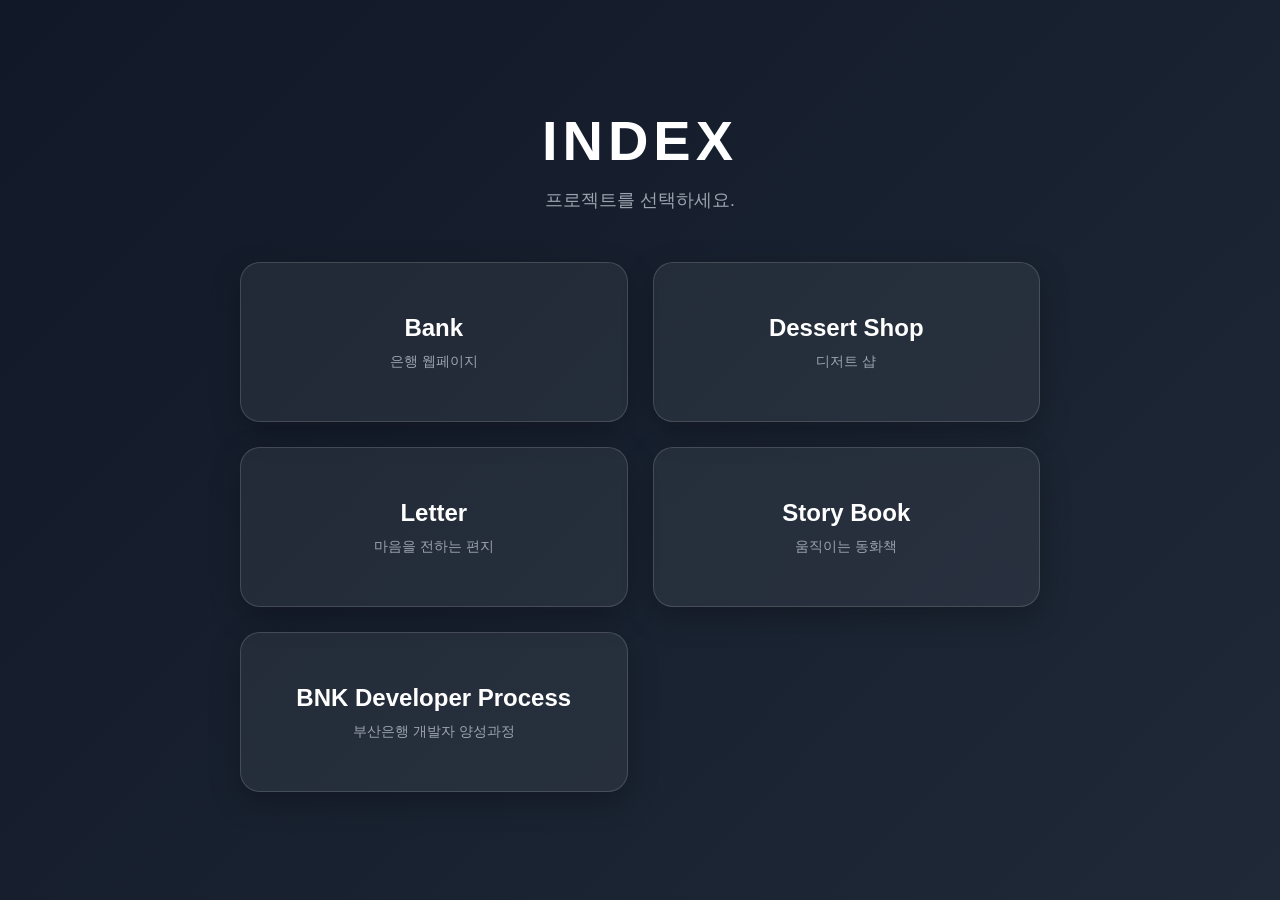
<file: index.html>
<!DOCTYPE html>
<html lang="ko">

<head>
    <meta charset="UTF-8">

    <meta
        name="viewport"
        content="width=device-width, initial-scale=1.0"
    >

    <title>My Projects</title>

    <style>

        * {
            box-sizing: border-box;
        }

        body {
            margin: 0;

            font-family:
                Arial,
                sans-serif;

            background:
                linear-gradient(
                    135deg,
                    #111827,
                    #1f2937
                );

            color: white;
        }


        /* 전체 영역 */

        #container {
            min-height: 100vh;

            display: flex;
            flex-direction: column;

            align-items: center;
            justify-content: center;

            padding: 40px;
        }


        /* 제목 */

        h1 {
            margin: 0 0 15px;

            font-size: 3.5rem;

            letter-spacing: 5px;
        }


        .description {
            margin: 0 0 50px;

            color: #9ca3af;

            font-size: 1.1rem;
        }


        /* 프로젝트 목록 */

        ul {
            width: min(800px, 90vw);

            margin: 0;
            padding: 0;

            display: grid;

            grid-template-columns:
                repeat(2, 1fr);

            gap: 25px;

            list-style: none;
        }


        /* 카드 */

        li {
            min-height: 160px;
        }


        li a {
            width: 100%;
            height: 100%;

            display: flex;
            flex-direction: column;

            justify-content: center;
            align-items: center;

            padding: 30px;

            border:
                1px solid
                rgba(255, 255, 255, 0.15);

            border-radius: 20px;

            background:
                rgba(255, 255, 255, 0.06);

            color: white;

            text-decoration: none;

            font-size: 1.5rem;

            font-weight: bold;

            box-shadow:
                0 10px 30px
                rgba(0, 0, 0, 0.25);

            transition:
                transform 0.3s,
                background-color 0.3s,
                box-shadow 0.3s;
        }


        /* 작은 설명 */

        li a span {
            margin-top: 10px;

            color: #9ca3af;

            font-size: 0.9rem;

            font-weight: normal;
        }


        /* hover */

        li a:hover {
            transform:
                translateY(-10px)
                scale(1.03);

            background:
                rgba(255, 255, 255, 0.12);

            box-shadow:
                0 20px 40px
                rgba(0, 0, 0, 0.35);
        }


        /* 카드별 hover 포인트 */

        .bank:hover {
            border-color: #60a5fa;
        }
        .dessert:hover {
            border-color: #f9a8d4;
        }
        .letter:hover {
            border-color: #fbbf24;
        }
        .story:hover {
            border-color: #a78bfa;
        }
        .bnk-dev:hover{
            border-color: red;
        }


        /* 모바일 */

        @media (max-width: 650px) {

            h1 {
                font-size: 2.5rem;
            }


            ul {
                grid-template-columns: 1fr;
            }


            li {
                min-height: 130px;
            }

        }

    </style>

</head>


<body>

<div id="container">

    <h1>
        INDEX
    </h1>

    <p class="description">
        프로젝트를 선택하세요.
    </p>


    <ul>

        <li>
            <a
                class="bank"
                href="./d0928/bank.html"
            >
                Bank

                <span>
                    은행 웹페이지
                </span>
            </a>
        </li>


        <li>
            <a
                class="dessert"
                href="./d0930_commerce/index.html"
            >
                Dessert Shop

                <span>
                    디저트 샵
                </span>
            </a>
        </li>


        <li>
            <a
                class="letter"
                href="./d1002_letter_site/index.html"
            >
                Letter

                <span>
                    마음을 전하는 편지
                </span>
            </a>
        </li>


        <li>
            <a
                class="story"
                href="./d1002_story_book/index.html"
            >
                Story Book

                <span>
                    움직이는 동화책
                </span>
            </a>
        </li>

        <li>
            <a
                class="bnk-dev"
                href="./d1015/index.html"
            >
                BNK Developer Process

                <span>
                    부산은행 개발자 양성과정
                </span>
            </a>
        </li>

    </ul>

</div>

</body>

</html>
</file>
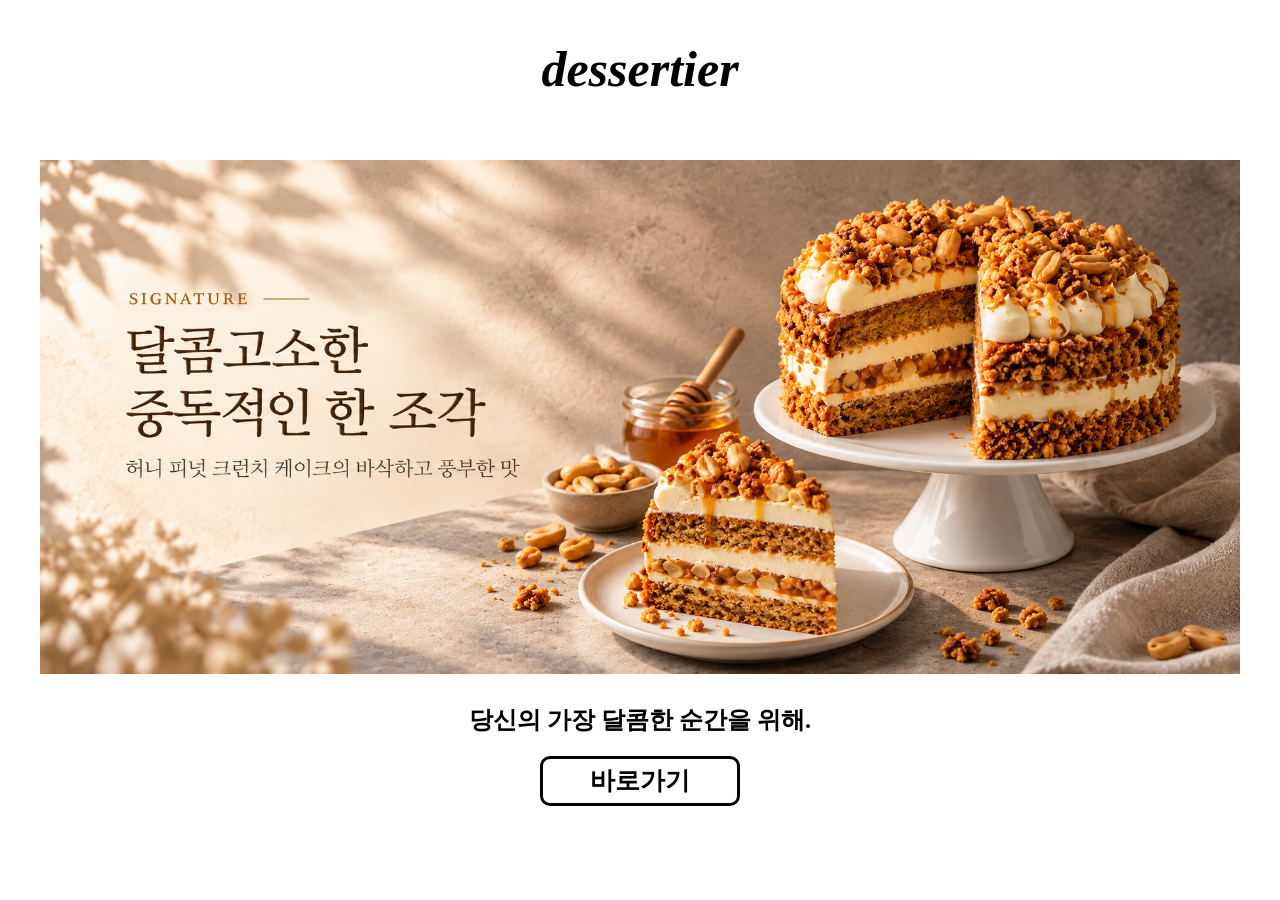
<file: d0930_commerce/index.html>
<!DOCTYPE html>
<html lang="en">
<head>
    <meta charset="UTF-8">
    <meta name="viewport" content="width=device-width, initial-scale=1.0">
    <title>Document</title>

    <style>
        *{
            box-sizing: border-box;
            /* border: 1px solid white; */
        }

        body{
            margin: 0;
            text-align: center;
            background-color: white;
        }

        .container{
            display: flex;
            flex-direction: column;
            align-items: center;

            min-height: 100vh;

            padding: 40px 0 60px;
        }

        /* 사이트 제목 */
        .title{
            color: black;
            font-size: 50px;
            font-weight: bold;
            font-style: italic;

            margin: 0 0 30px;
        }

        /* 배너 */
        .item-image{
            width: 1200px;
            height: 514px;

            overflow: hidden;
        }

        .slide-track{
            display: flex;
            animation: slide 20s infinite;
        }

        .slide-track img{
            width: 1200px;
            height: 514px;

            flex-shrink: 0;
            object-fit: cover;
        }

        /* 설명 */
        article{
            color: black;
            font-weight: bold;
            font-size: 24px;

            margin-top: 30px;
        }

        /* 버튼 */
        .button{
            width: 200px;
            height: 50px;

            border: 3px solid black;
            border-radius: 10px;

            margin-top: 20px;

            line-height: 44px;

            font-weight: bold;
            font-size: 25px;

            transition: 0.2s;
        }

        .button:hover{
            transform: scale(1.1);
        }

        .button > a{
            display: block;
            width: 100%;
            height: 100%;

            color: black;
            text-decoration: none;
        }

        .button > a:visited{
            color: black;
        }
        .slide-track > img{
            width: 1200px;
            height: 514px;

            flex-shrink: 0;

            object-fit: cover;
        }

        @keyframes slide{
            0%, 15%{
                transform: translateX(0);
            }

            20%, 35%{
                transform: translateX(-1200px);
            }

            40%, 55%{
                transform: translateX(-2400px);
            }

            60%, 75%{
                transform: translateX(-3600px);
            }

            80%, 95%{
                transform: translateX(-4800px);
            }

            100%{
                transform: translateX(0);
            }
        }
    </style>
</head>

<body>

    <div class="container">
        
        <p class="title">dessertier<p>

        <div class="item-image">

            <div class="slide-track">
                <img src="img/banner/배너피넛.png" alt="허니 피넛 크런치 케이크">
                <img src="img/banner/배너넛.png" alt="몽블랑 체스트넛 티라미수">
                <img src="img/banner/배너초코.png" alt="딥 다크 초콜릿 가나슈 케이크">
                <img src="img/banner/배너피스타치오.png" alt="피스타치오 라즈베리 쁘띠 케이크">
                <img src="img/banner/배너치즈.png" alt="바스크 번트 치즈케이크">
            </div>

        </div>

        <article>
            당신의 가장 달콤한 순간을 위해.
        </article>

        <div class="button">
            <a href="menu.html">바로가기</a>
        </div>

    </div>

</body>
</html>
</file>
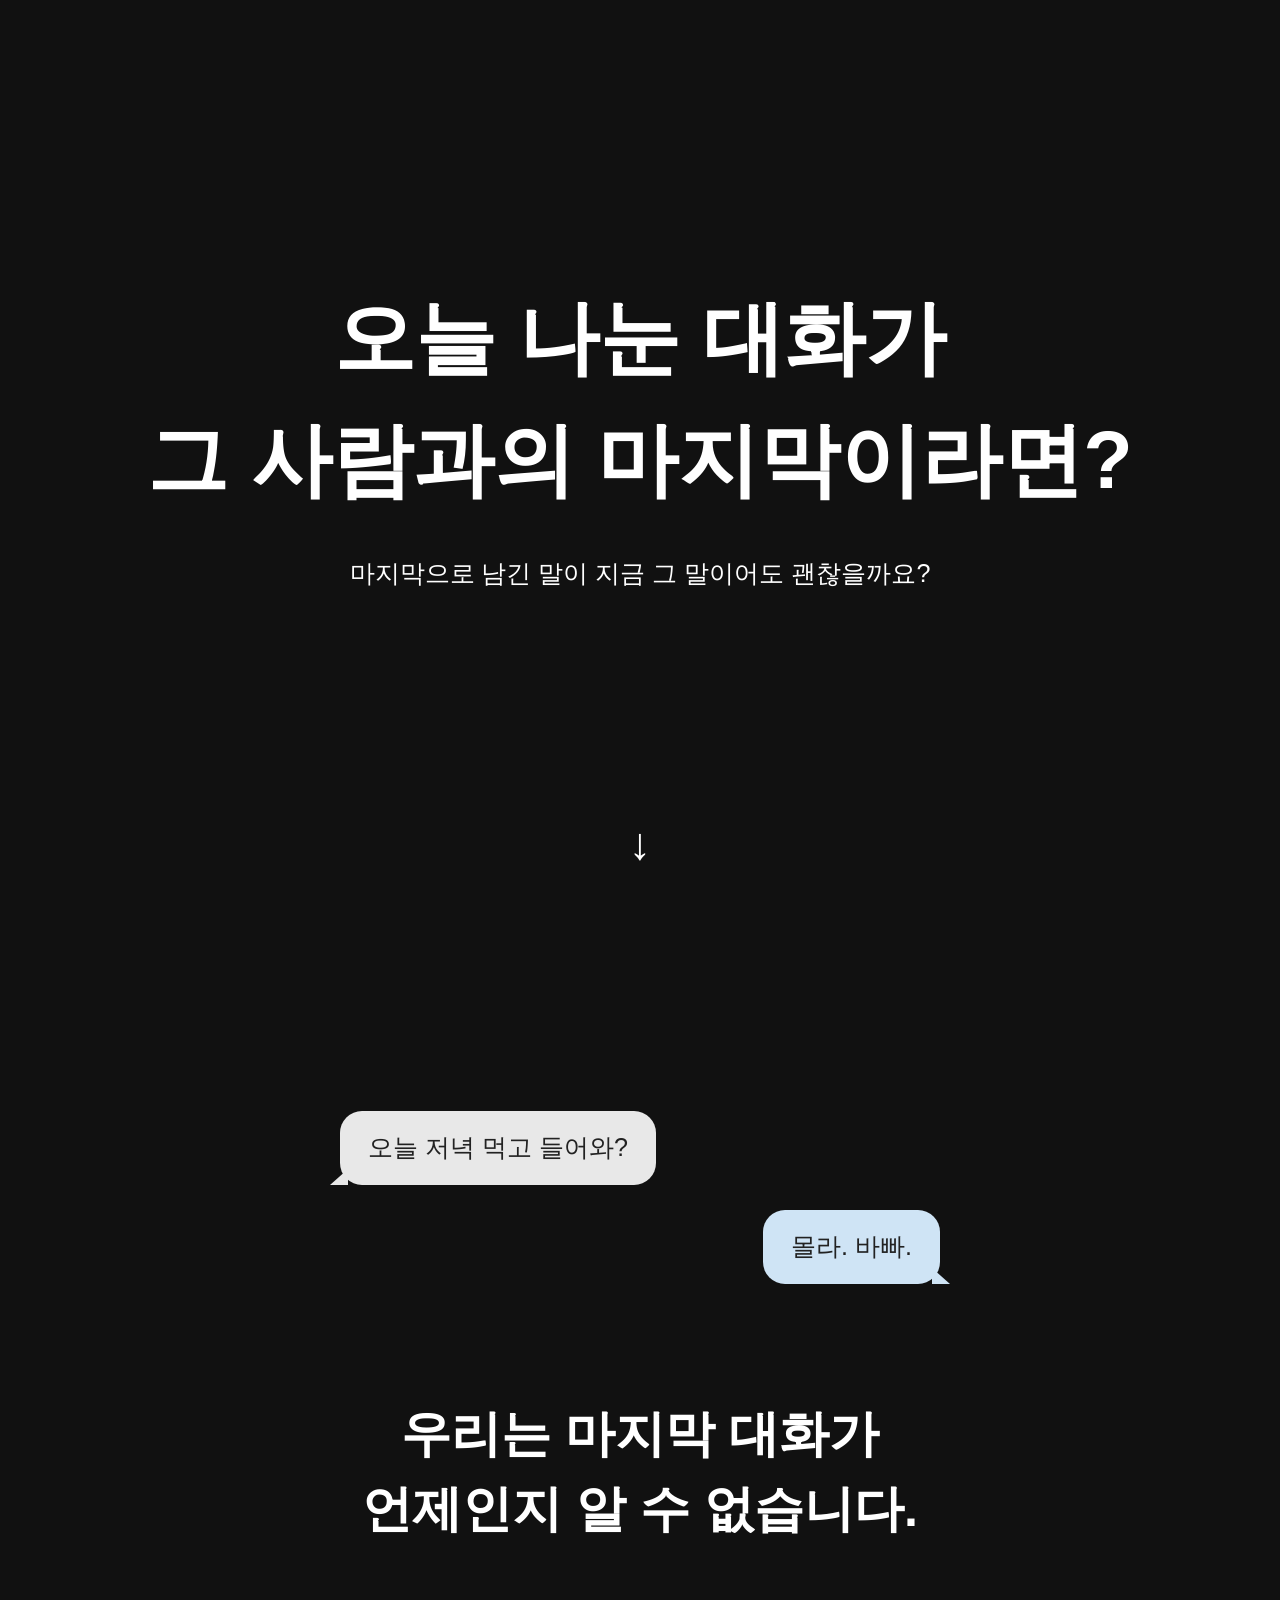
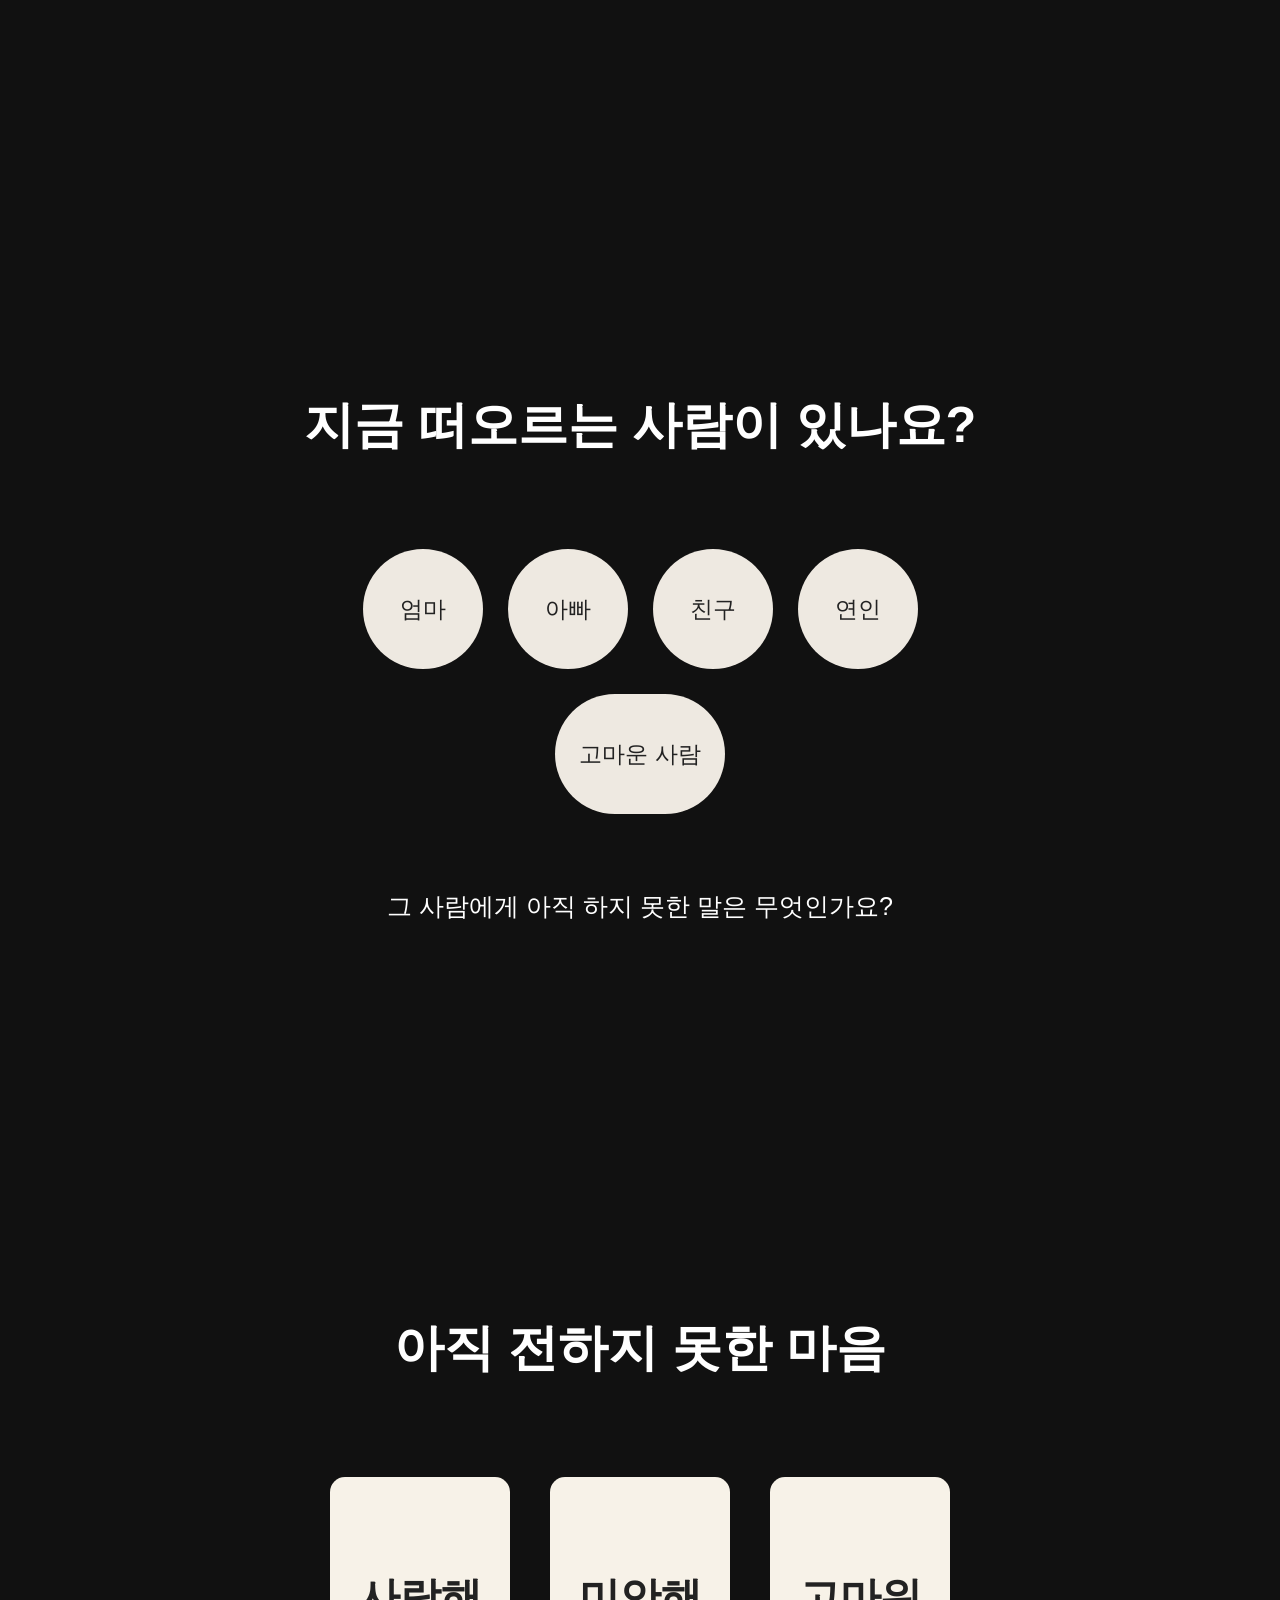
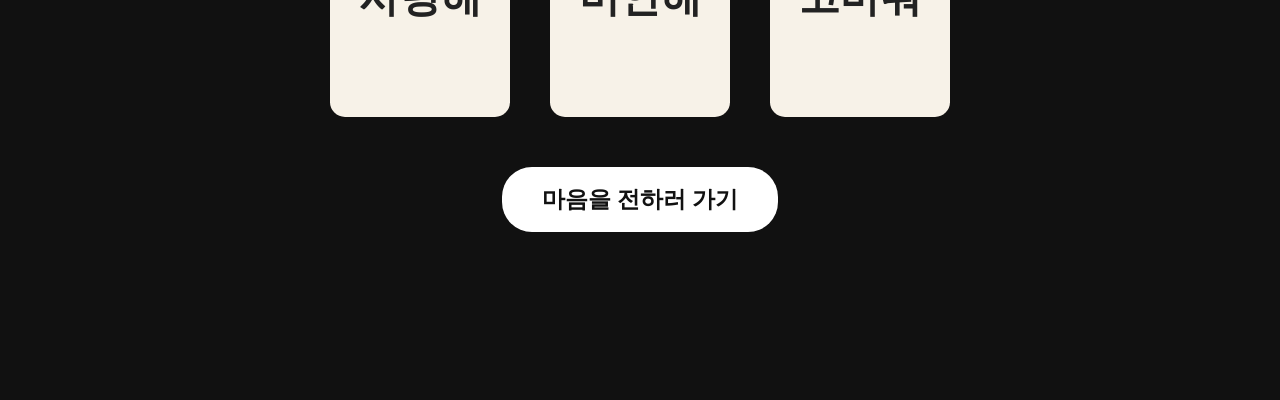
<file: d1002_letter_site/index.html>
<!DOCTYPE html>
<html lang="en">
<head>
    <meta charset="UTF-8">
    <meta name="viewport" content="width=device-width, initial-scale=1.0">
    <title>Document</title>
    <link rel="stylesheet" href="css/index_css.css">
</head>
<body>

    <section class="intro-section first">
        <h1>
            오늘 나눈 대화가<br>
            그 사람과의 마지막이라면?
        </h1>

        <p>마지막으로 남긴 말이 지금 그 말이어도 괜찮을까요?</p>

        <div class="scroll">↓</div>
    </section>


    <section class="intro-section conversation">
        <div class="chat-box">
            <p class="other">오늘 저녁 먹고 들어와?</p>
            <p class="me">몰라. 바빠.</p>
        </div>

        <h2>
            우리는 마지막 대화가<br>
            언제인지 알 수 없습니다.
        </h2>
    </section>


    <section class="intro-section person">
        <h2>지금 떠오르는 사람이 있나요?</h2>

        <div class="people">
            <span>엄마</span>
            <span>아빠</span>
            <span>친구</span>
            <span>연인</span>
            <span>고마운 사람</span>
        </div>

        <p>그 사람에게 아직 하지 못한 말은 무엇인가요?</p>
    </section>


    <section class="intro-section ending">
        <h2>아직 전하지 못한 마음</h2>

        <div class="words">
            <div class="love">사랑해</div>
            <div class="sorry">미안해</div>
            <div class="thanks">고마워</div>
        </div>

        <a href="card.html" class="start-btn">
            마음을 전하러 가기
        </a>
    </section>

</body>
</html>
</file>
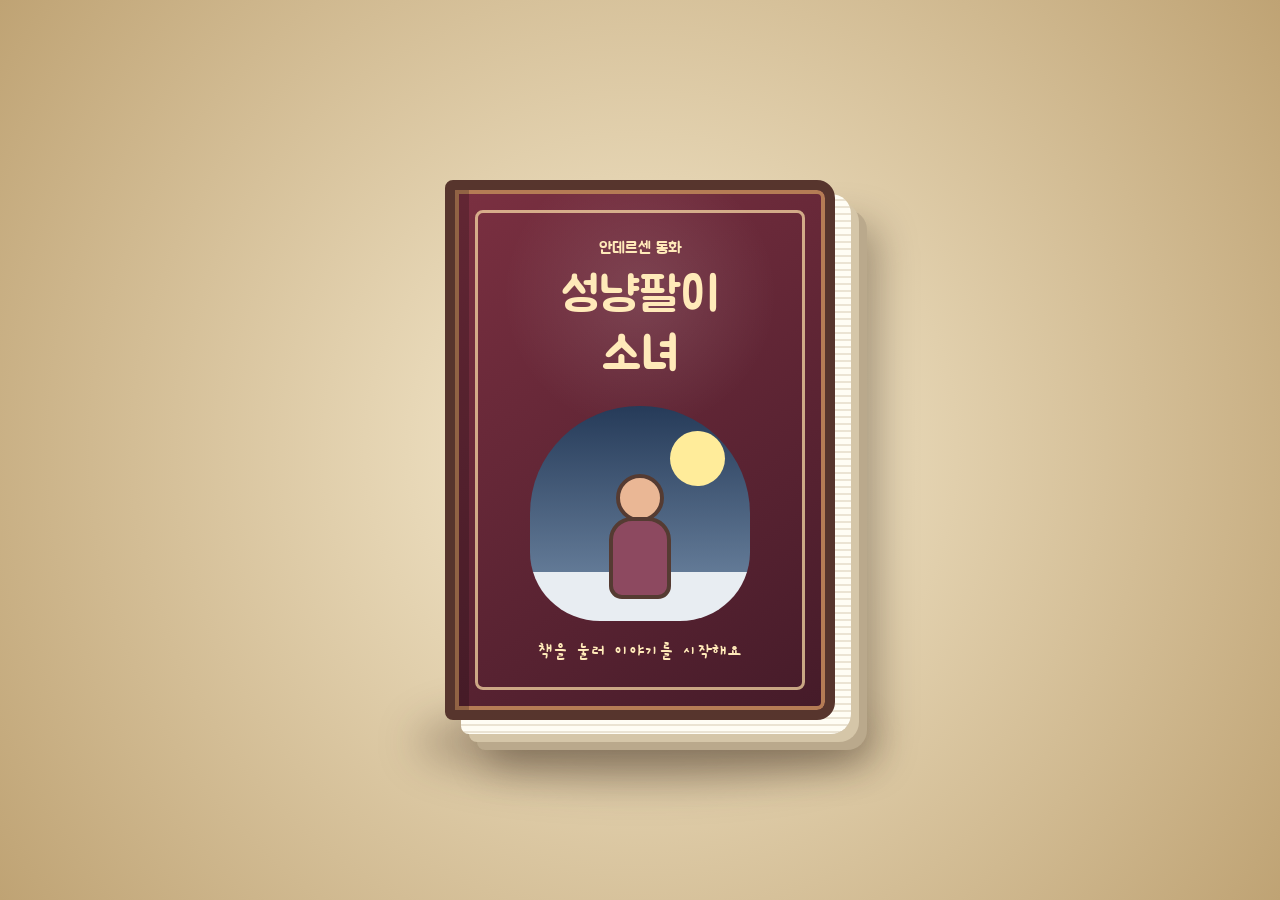
<file: d1002_story_book/index.html>
<!DOCTYPE html>
<html lang="ko">

<head>
    <meta charset="UTF-8">

    <meta
        name="viewport"
        content="width=device-width, initial-scale=1.0"
    >

    <title>성냥팔이 소녀</title>

    <!-- Google Font -->
    <link
        rel="preconnect"
        href="https://fonts.googleapis.com"
    >

    <link
        rel="preconnect"
        href="https://fonts.gstatic.com"
        crossorigin
    >

    <link
        href="https://fonts.googleapis.com/css2?family=Gaegu:wght@400;700&family=Jua&display=swap"
        rel="stylesheet"
    >

    <link
        rel="stylesheet"
        href="style.css"
    >
</head>


<body>


<!-- =====================================================
     전체 책 영역
===================================================== -->

<main class="book-stage">


    <!-- =================================================
         책 표지
    ================================================== -->

    <section
        id="coverScreen"
        class="cover-screen"
    >

        <div class="book-floor-shadow"></div>


        <div
            id="closedBook"
            class="closed-book"
        >

            <!-- 책 페이지 두께 -->
            <div class="page-thickness"></div>


            <!-- 앞표지 -->
            <div class="front-cover">

                <div class="cover-inner">


                    <span class="cover-subtitle">
                        안데르센 동화
                    </span>


                    <h1>
                        성냥팔이<br>
                        소녀
                    </h1>


                    <!-- 표지 그림 -->
                    <div class="cover-picture">


                        <div class="cover-moon"></div>


                        <span class="cover-snow cs1">
                            ✦
                        </span>

                        <span class="cover-snow cs2">
                            ✦
                        </span>

                        <span class="cover-snow cs3">
                            ✦
                        </span>

                        <span class="cover-snow cs4">
                            ✦
                        </span>


                        <div class="cover-girl">

                            <div class="cover-girl-head"></div>

                            <div class="cover-girl-body"></div>

                        </div>


                    </div>


                    <span class="cover-guide">
                        책을 눌러 이야기를 시작해요
                    </span>


                </div>

            </div>

        </div>

    </section>



    <!-- =================================================
         전체화면 책 내용
    ================================================== -->

    <section
        id="readingScreen"
        class="reading-screen"
    >

        <div
            id="pageContainer"
            class="page-container"
        >


            <!-- =================================================
                 PAGE 1
            ================================================== -->

            <article class="story-page active">


                <span class="page-number">
                    1 / 8
                </span>


                <div class="illustration snow-scene">


                    <div class="moon"></div>


                    <span class="snow s1">●</span>
                    <span class="snow s2">●</span>
                    <span class="snow s3">●</span>
                    <span class="snow s4">●</span>
                    <span class="snow s5">●</span>
                    <span class="snow s6">●</span>


                    <!-- 왼쪽 집 -->

                    <div class="house left-house">

                        <div class="window"></div>

                    </div>


                    <!-- 오른쪽 집 -->

                    <div class="house right-house">

                        <div class="window"></div>

                    </div>


                    <!-- 소녀 -->

                    <div class="girl walking">

                        <div class="girl-hair"></div>

                        <div class="girl-head"></div>

                        <div class="girl-body"></div>

                        <div class="girl-leg leg-left"></div>

                        <div class="girl-leg leg-right"></div>

                    </div>


                </div>


                <div class="story-text">


                    <h2>
                        눈 내리는 겨울밤
                    </h2>


                    <p>
                        눈이 펑펑 내리는 아주 추운 밤이었어요.<br>
                        작은 소녀는 성냥을 들고 거리를 걷고 있었어요.
                    </p>


                </div>


            </article>



            <!-- =================================================
                 PAGE 2
            ================================================== -->

            <article class="story-page">


                <span class="page-number">
                    2 / 8
                </span>


                <div class="illustration cold-scene">


                    <span class="wind wind1">
                        〰
                    </span>


                    <span class="wind wind2">
                        〰
                    </span>


                    <div class="girl shivering">


                        <div class="girl-hair"></div>

                        <div class="girl-head"></div>

                        <div class="girl-body"></div>

                        <div class="girl-leg leg-left"></div>

                        <div class="girl-leg leg-right"></div>


                    </div>


                    <div class="match-box">


                        <span></span>

                        <span></span>

                        <span></span>


                    </div>


                </div>


                <div class="story-text">


                    <h2>
                        아무도 성냥을 사지 않았어요
                    </h2>


                    <p>
                        소녀는 하루 종일 성냥을 팔았지만<br>
                        아무도 사 주지 않았어요.<br>
                        손과 발은 점점 더 차가워졌답니다.
                    </p>


                </div>


            </article>



            <!-- =================================================
                 PAGE 3
            ================================================== -->

            <article class="story-page">


                <span class="page-number">
                    3 / 8
                </span>


                <div class="illustration match-scene">


                    <div class="match">


                        <div class="flame">

                            <div class="flame-inner"></div>

                        </div>


                        <div class="stick"></div>


                    </div>


                    <span class="spark spark1">
                        ✦
                    </span>


                    <span class="spark spark2">
                        ✦
                    </span>


                    <span class="spark spark3">
                        ✦
                    </span>


                </div>


                <div class="story-text">


                    <h2>
                        치지직! 성냥 하나
                    </h2>


                    <p>
                        “성냥 하나만 켜 볼까?”<br>
                        치지직! 작은 불꽃이 환하게 피어났어요.<br>
                        소녀의 손이 조금씩 따뜻해졌어요.
                    </p>


                </div>


            </article>



            <!-- =================================================
                 PAGE 4
            ================================================== -->

            <article class="story-page">


                <span class="page-number">
                    4 / 8
                </span>


                <div class="illustration stove-scene">


                    <div class="stove">


                        <div class="stove-top"></div>


                        <div class="stove-door">


                            <div class="fire fire1"></div>

                            <div class="fire fire2"></div>

                            <div class="fire fire3"></div>


                        </div>


                        <div class="stove-leg stove-leg1"></div>

                        <div class="stove-leg stove-leg2"></div>


                    </div>


                    <span class="warm warm1">
                        〰
                    </span>


                    <span class="warm warm2">
                        〰
                    </span>


                </div>


                <div class="story-text">


                    <h2>
                        따뜻한 난로가 나타났어요
                    </h2>


                    <p>
                        불빛 속에 커다란 난로가 나타났어요.<br>
                        “아, 따뜻해!”<br>
                        소녀는 두 손을 난로 가까이 가져갔어요.
                    </p>


                </div>


            </article>



            <!-- =================================================
                 PAGE 5
            ================================================== -->

            <article class="story-page">


                <span class="page-number">
                    5 / 8
                </span>


                <div class="illustration feast-scene">


                    <!-- 트리 -->

                    <div class="tree">


                        <div class="tree-star">
                            ★
                        </div>


                        <div class="tree-part tree1"></div>

                        <div class="tree-part tree2"></div>

                        <div class="tree-part tree3"></div>


                        <div class="tree-trunk"></div>


                        <span class="tree-light light1"></span>

                        <span class="tree-light light2"></span>

                        <span class="tree-light light3"></span>

                        <span class="tree-light light4"></span>


                    </div>


                    <!-- 음식 -->

                    <div class="food-table">


                        <div class="plate"></div>


                        <div class="food"></div>


                        <span class="steam steam1">
                            〰
                        </span>


                        <span class="steam steam2">
                            〰
                        </span>


                    </div>


                </div>


                <div class="story-text">


                    <h2>
                        맛있는 음식과 반짝이는 트리
                    </h2>


                    <p>
                        또 성냥을 켜자 맛있는 음식과<br>
                        반짝반짝 크리스마스트리가 나타났어요.<br>
                        소녀의 눈도 별처럼 반짝였답니다.
                    </p>


                </div>


            </article>



            <!-- =================================================
                 PAGE 6
            ================================================== -->

            <article class="story-page">


                <span class="page-number">
                    6 / 8
                </span>


                <div class="illustration star-scene">


                    <div class="night-moon"></div>


                    <span class="small-star star1">
                        ✦
                    </span>


                    <span class="small-star star2">
                        ✦
                    </span>


                    <span class="small-star star3">
                        ✦
                    </span>


                    <div class="shooting-star">


                        <div class="star-tail"></div>


                        <span>
                            ★
                        </span>


                    </div>


                </div>


                <div class="story-text">


                    <h2>
                        하늘에 별 하나가 슝!
                    </h2>


                    <p>
                        하늘을 바라보니 별 하나가 길게 떨어졌어요.<br>
                        소녀는 자신을 많이 사랑해 주던<br>
                        할머니를 떠올렸어요.
                    </p>


                </div>


            </article>



            <!-- =================================================
                 PAGE 7
            ================================================== -->

            <article class="story-page">


                <span class="page-number">
                    7 / 8
                </span>


                <div class="illustration grandma-scene">


                    <div class="halo halo1"></div>

                    <div class="halo halo2"></div>


                    <div class="grandma">


                        <div class="grandma-hair"></div>


                        <div class="grandma-head"></div>


                        <div class="grandma-body"></div>


                    </div>


                    <span class="heart heart1">
                        ♥
                    </span>


                    <span class="heart heart2">
                        ♥
                    </span>


                </div>


                <div class="story-text">


                    <h2>
                        “할머니!”
                    </h2>


                    <p>
                        다시 성냥을 켜자 사랑하는 할머니가 나타났어요.<br>
                        할머니는 환하게 웃으며<br>
                        두 팔을 활짝 벌렸답니다.
                    </p>


                </div>


            </article>



            <!-- =================================================
                 PAGE 8
            ================================================== -->

            <article class="story-page">


                <span class="page-number">
                    8 / 8
                </span>


                <div class="illustration ending-scene">


                    <div class="big-glow"></div>


                    <div class="hug">


                        <div class="hug-grandma">


                            <div class="grandma-head"></div>

                            <div class="grandma-body"></div>


                        </div>


                        <div class="hug-girl">


                            <div class="girl-head"></div>

                            <div class="girl-body"></div>


                        </div>


                    </div>


                    <div class="cloud cloud1"></div>


                    <div class="cloud cloud2"></div>


                    <span class="final-star final1">
                        ✦
                    </span>


                    <span class="final-star final2">
                        ✦
                    </span>


                </div>


                <div class="story-text">


                    <h2>
                        따뜻한 품속에서
                    </h2>


                    <p>
                        소녀는 할머니 품에 꼭 안겼어요.<br>
                        두 사람은 밝고 따뜻한 빛 속에서<br>
                        함께 행복한 꿈을 꾸었답니다.
                    </p>


                </div>


                <button
                    id="closeBookButton"
                    class="close-book-button"
                    type="button"
                >
                    책 덮기
                </button>


            </article>



            <!-- =================================================
                 좌우 페이지 버튼
            ================================================== -->

            <button
                id="prevButton"
                class="page-arrow prev-arrow"
                type="button"
                aria-label="이전 페이지"
            >
                ‹
            </button>


            <button
                id="nextButton"
                class="page-arrow next-arrow"
                type="button"
                aria-label="다음 페이지"
            >
                ›
            </button>


        </div>

    </section>

</main>


<script src="script.js"></script>


</body>
</html>
</file>
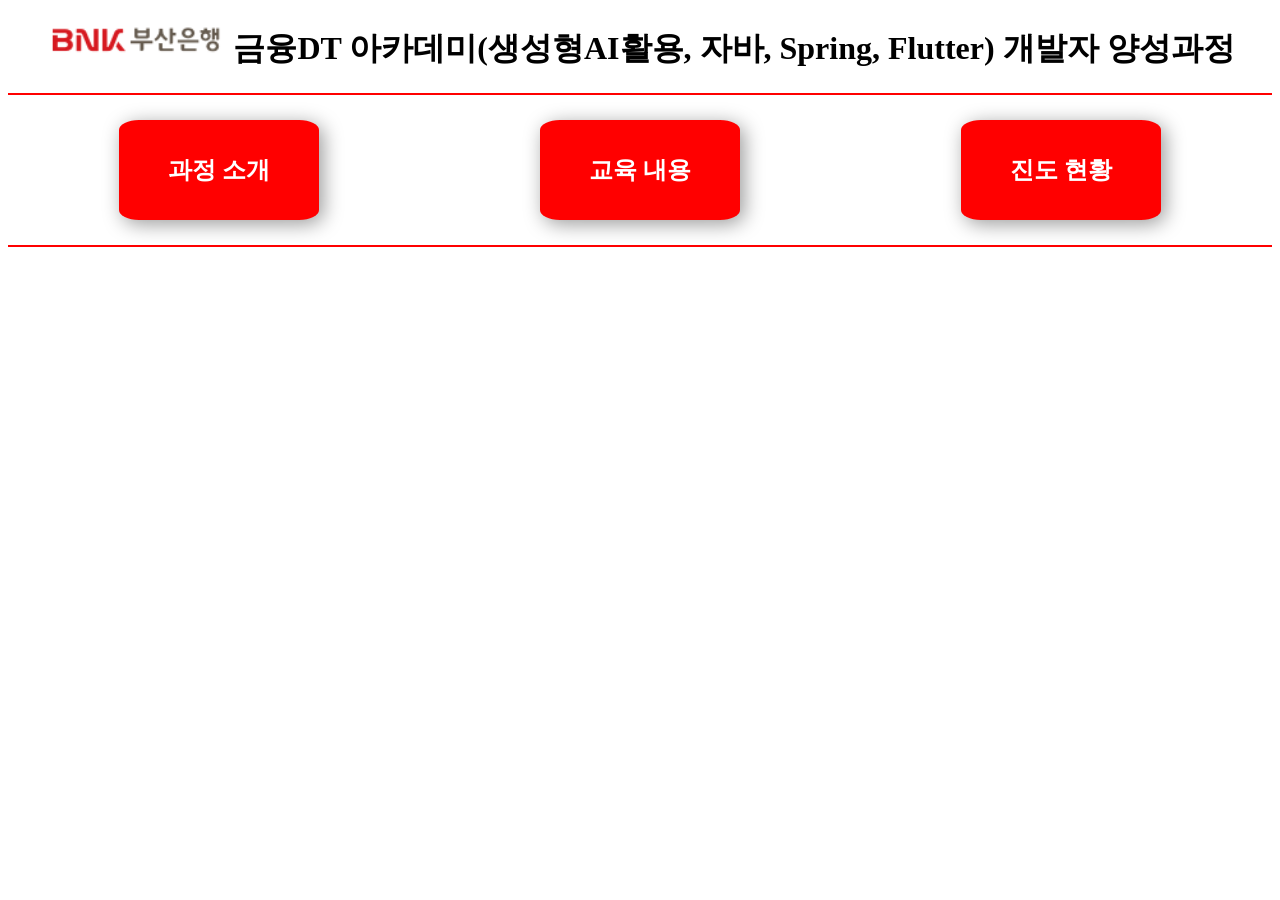
<file: d1015/index.html>
<!DOCTYPE html>
<html lang="en">
<head>
    <meta charset="UTF-8">
    <meta name="viewport" content="width=device-width, initial-scale=1.0">
    <title>Document</title>
    <style>
        h1{
            text-align: center;
        }
        #menu{
            display: flex;
            justify-content: space-around;
            align-items: center;
            border-top: 2px solid red;
            border-bottom: 2px solid red;
            height: 150px;
        }
        #menu div{
            width: 200px;
            height: 100px;
            
            border-radius: 10%;
            text-align: center;
            line-height: 60px;
            background-color: red;
            transition: transform 0.2s ease;
            box-shadow: 4px 4px 20px rgba(0, 0, 0, 0.4);
        }
        #menu div:hover{
            transform: scale(1.1);
        }
        #menu h2{
            color: white;
        }
        #content{
            padding: 0 50px;
        }
        img{
            width: 180px;
            height: 80;
        }
        .intro,
        .curriculum,
        .progress-section {
            background-color: white;
            border-radius: 16px;
            padding: 30px;
            margin: 30px auto;
            max-width: 1000px;

            box-shadow: 0 4px 12px rgba(0, 0, 0, 0.1);
        }

        .intro h2,
        .curriculum h2,
        .progress-section h2 {
            margin-top: 0;
            padding-bottom: 10px;

            border-bottom: 2px solid red;

            color: #222;
        }

        .intro h3,
        .curriculum h3,
        .progress-section h3 {
            margin-top: 30px;
            color: darkred;
        }

        .intro p,
        .curriculum p,
        .progress-section p {
            line-height: 1.7;
            color: #444;
        }

        .intro ul,
        .curriculum ul,
        .progress-section ul {
            line-height: 1.8;
        }

        .course {
            margin: 20px 0;
            padding: 20px;

            border: 1px solid #ddd;
            border-radius: 10px;

            background-color: #fafafa;
        }
        .course h4 {
            margin-top: 0;
            color: #222;
        }
        .progress-item {
            margin: 20px 0;
        }
        .progress {
            width: 100%;
            height: 30px;

            background-color: #ddd;
            border-radius: 15px;

            overflow: hidden;
        }

        .progress-bar {
            height: 100%;

            display: flex;
            justify-content: center;
            align-items: center;

            color: white;
            font-weight: bold;
        }

        /* 완료 */
        .progress-bar.complete {
            width: 100%;
            background-color: green;
        }

        /* 진행 중 */
        .progress-bar.studying {
            width: 70%;
            background-color: orange;
        }

        /* 예정 */
        .progress-bar.waiting {
            width: 25%;
            background-color: gray;
        }

        /* 현재 학습 영역 */
        .current-course {
            padding: 20px;

            border-left: 5px solid red;
            background-color: #fff5f5;

            margin: 20px 0;
        }
        
    </style>
</head>
<body>
    <h1><img src="img/bnk.png" alt="로고"> 금융DT 아카데미(생성형AI활용, 자바, Spring, Flutter) 개발자 양성과정</h1>
    
    <div id="menu">
        <div id="menu-1"><h2>과정 소개</h2></div>
        <div id="menu-2"><h2>교육 내용</h2></div>
        <div id="menu-3"><h2>진도 현황</h2></div>
    </div>
    
    <main id="content"></main>
</body>
<script>
    const menu1 = document.querySelector("#menu-1");
    const menu2 = document.querySelector("#menu-2");
    const menu3 = document.querySelector("#menu-3");
    const content = document.querySelector("#content");
    menu1.addEventListener("click",function(){
        loadDoc("content1.txt");
    })
    menu2.addEventListener("click",function(){
        loadDoc("content2.txt");
    })
    menu3.addEventListener("click",function(){
        loadDoc("content3.txt");
    })

    function loadDoc(content){
        
        const xhttp = new XMLHttpRequest();

        // target 설정
        // 이 target으로 get 요청 보낼거야!
        xhttp.open("GET",content,false); // false는 동기방식. true 동기방식이 기본값임.

        // 처리 설정
        // 보내고 응답이 오면 이렇게 처리해야지!
        xhttp.onload = function(){
            document.getElementById("content").innerHTML = xhttp.responseText; // 응답이 오면 responseText가 받는다.
        };

        // 보내라
        xhttp.send();
    }
</script>
</html>
</file>
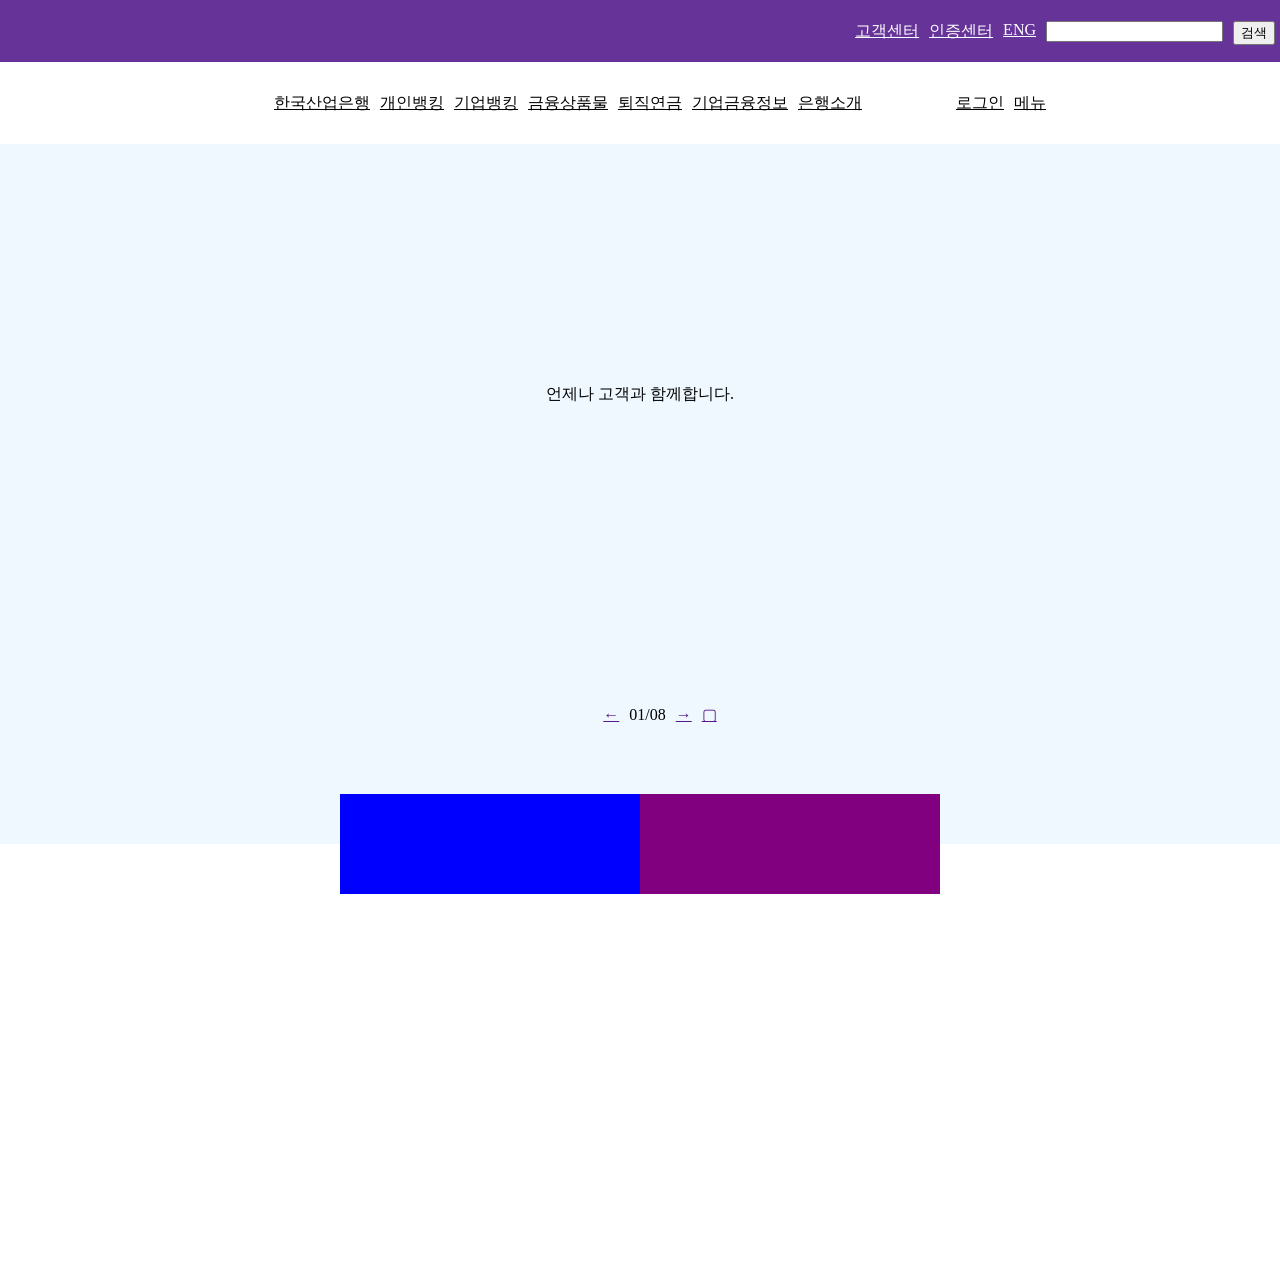
<file: d0928/bank.html>
<!DOCTYPE html>
<html lang="en">
<head>
    <meta charset="UTF-8">
    <meta name="viewport" content="width=device-width, initial-scale=1.0">
    <title>한국산업은행</title>
    <style>

        .entire-container{
            height: 100vw;
            display:flex;
            flex-direction: column;
        }
        .header-container{
            height: 30px;
            display: flex;
            flex-direction: row-reverse;
            
        }
        .second-container{
            display: flex;
            flex-direction: row;
            height: 50px;

            justify-content: center;
            position: sticky;
            top: 0;
            z-index: 1000;
            background-color: white;
            align-items: center;
        }
        .ad-container{
            height: 700px;
            display: flex;
            flex-direction: column;
            line-height: 500px;
            text-align: center;
            align-items: center;
            background-color:aliceblue;
        }
        .fourth-container{
            height: 900px;
            display: flex;
            flex-direction: column;
            line-height: 700px;
            text-align: center;
            background-color: white;
        }
        .fifth-container{
            position: relative;
            top: -50px;
            justify-content: center;
            height: 100px;
            display: flex;
            flex-direction: row;
        }
        .fifth-item{
            width: 300px;
        }
        .sixth-container{
            display: flex;
            flex-direction: row;
            position: relative;
            justify-content: center;
        }

        .back-white{
            background-color: white;
        }
        .back-rebe{
            background-color: rebeccapurple;
        }
        body{
            margin: 0px;
        }
        li{
            list-style-type:none;
            margin: 5px;
        }
        #demo{
            visibility: hidden;
        }
        .header-container a{
            color: white;
        }
        .second-container a{
            color: black;
        }
        .paging-section{
            position: relative;
            bottom: 200px;
            display: flex;
            flex-direction: row;
        }
    </style>
</head>
<body>
    <div class="entire-container">

        <section class="back-rebe">
            <ul class="header-container">
                <li><input type="submit" value="검색"></li>
                <li><input type="text"></input></li>
                <li><a href="">ENG</a></li>
                <li><a href="">인증센터</a></li>
                <li><a href="">고객센터</a></li>
            </ul>
        </section>
        <section>
            <ul class="second-container">
                <li><a href="test.html">한국산업은행</a></li>
                <li><a href="">개인뱅킹</a></li>
                <li><a href="">기업뱅킹</a></li>
                <li><a href="">금융상품물</a></li>
                <li><a href="">퇴직연금</a></li>
                <li><a href="">기업금융정보</a></li>
                <li><a href="">은행소개</a></li>
                <li id="demo">공백</li>
                <li id="demo">공백</li>
                <li><a href="">로그인</a></li>
                <li><a href="">메뉴</a></li>
            </ul>
        </section>
        <section class="ad-container">
            언제나 고객과 함께합니다.
            <section>
                <ul class="paging-section">
                    <li><a href="">←</a></li>
                    <li>01/08</li>
                    <li><a href="">→</a></li>
                    <li><a href="">▢</a></li>
                </ul>
            </section>
        </section>
        <section class="fourth-container">
            <section class="fifth-container">
                <div class="fifth-item" style="background-color: blue" ></div>
                <div class="fifth-item" style="background-color: purple;"></div>
            </section>
        </section>
    </div>
</body>
</html>
</file>
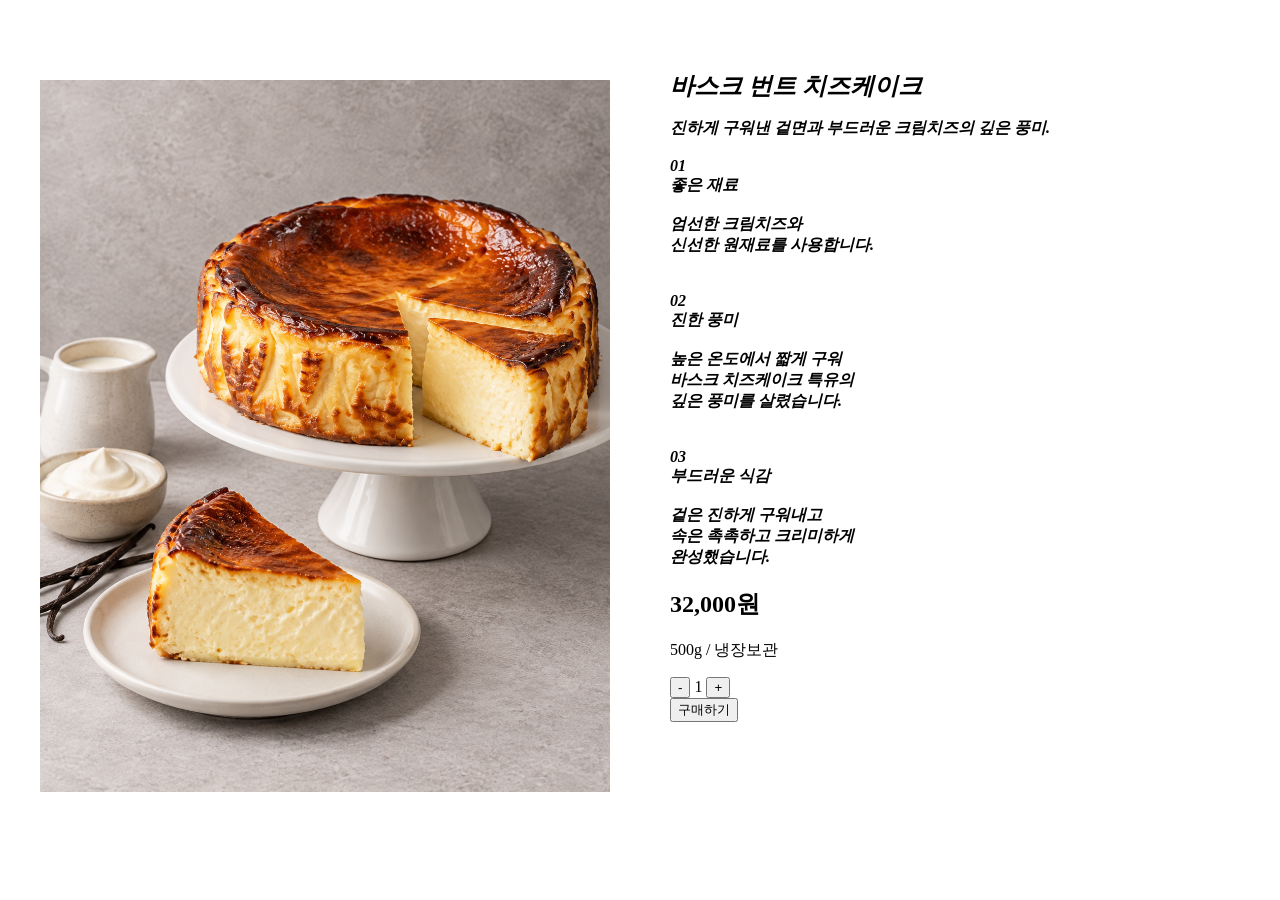
<file: d0930_commerce/detail.html>
<!DOCTYPE html>
<html lang="en">
<head>
    <meta charset="UTF-8">
    <meta name="viewport" content="width=device-width, initial-scale=1.0">
    <title>Document</title>
    <style>
        *{
            /* border: 1px solid black; */
        }
        .product-main{
            width: 1200px;
            margin: 80px auto;

            display: grid;
            grid-template-columns: 1fr 1fr;
            gap: 60px;
        }

        .product-image img{
            width: 100%;
        }

        .product-info{
            text-align: left;
            position: relative;
            top: -10px;
        }
        .product-info h1{
            font-style: italic;
            margin: 0px;
        }
        .product-info .subtitle{
            font-style: italic;
            font-weight: bold;
        }
    </style>
</head>
<body>
    <section class="product-main">

        <div class="product-image">
            <img src="img/items/cheeze.png" alt="바스크 번트 치즈케이크">
        </div>

        <div class="product-info">
            <h1>바스크 번트 치즈케이크</h1>

            <p class="subtitle">
                진하게 구워낸 겉면과 부드러운 크림치즈의 깊은 풍미. <br><br>

                01 <br>
                좋은 재료 <br><br>

                엄선한 크림치즈와 <br>
                신선한 원재료를 사용합니다. <br><br><br>


                02 <br>
                진한 풍미 <br><br>

                높은 온도에서 짧게 구워 <br>
                바스크 치즈케이크 특유의 <br>
                깊은 풍미를 살렸습니다. <br><br><br>


                03 <br>
                부드러운 식감 <br><br>

                겉은 진하게 구워내고 <br>
                속은 촉촉하고 크리미하게 <br>
                완성했습니다.
            </p>

            <h2>32,000원</h2>

            <p>500g / 냉장보관</p>

            <div>
                <input type="submit" value="-">
                <span>1</span>
                <input type="submit" value="+">
            </div>

            <input type="submit" value="구매하기">
        </div>

    </section>
    
</body>
</html>
</file>
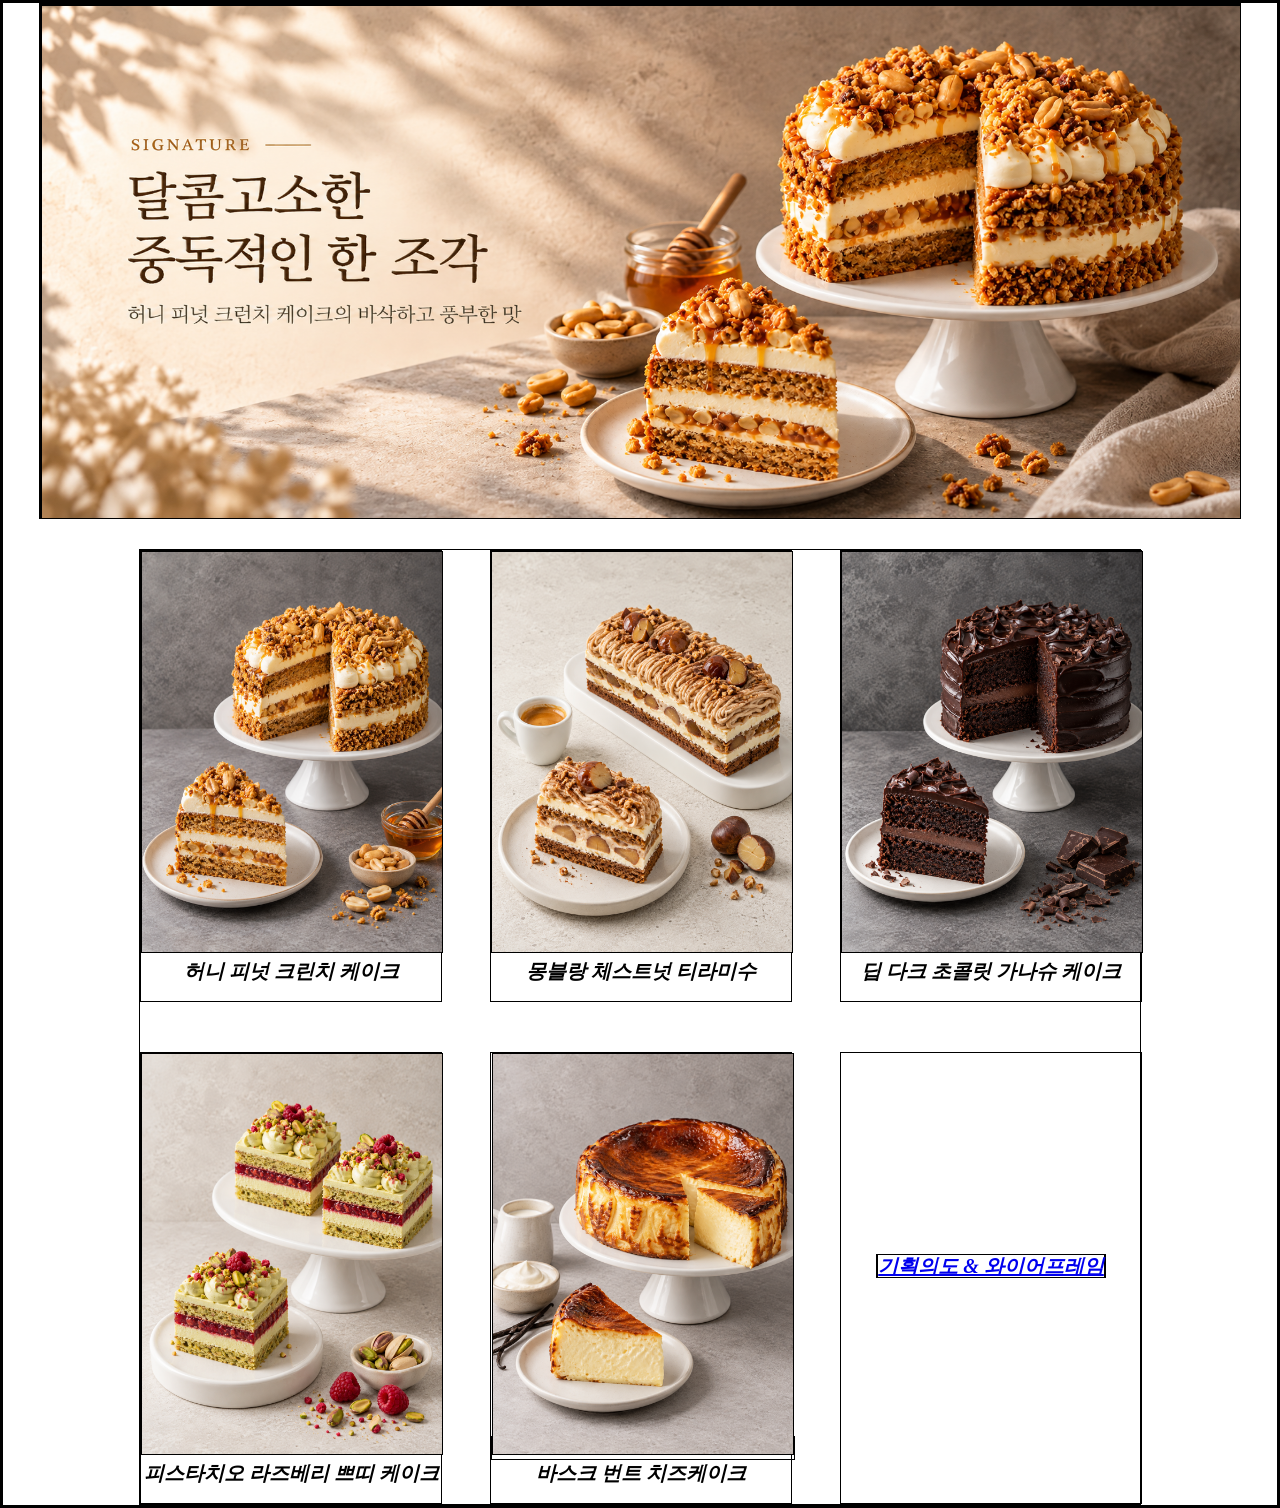
<file: d0930_commerce/menu.html>
<!DOCTYPE html>
<html lang="en">
<head>
    <meta charset="UTF-8">
    <meta name="viewport" content="width=device-width, initial-scale=1.0">
    <title>Document</title>

    <style>

        *{
            border: 1px solid black;
        }

        body{
            text-align: center;
            background-color: white;
            margin: 0;
        }

        .container{
            display: flex;
            flex-direction: column;
            align-items: center;
            justify-content: center;

            gap: 30px;
        }

        .banner-image{
            width: 1200px;
            height: 514px;

            overflow: hidden;
        }

        .slide-track{
            display: flex;

            animation: slide 20s infinite;
        }

        .item-grid{
            display: grid;
            grid-template-columns: repeat(3,300px);
            gap: 50px;
        }
        .item > a{
            width: 100%;
            height: 100%;
        }

        .item img{
            width: 100%;
            height: 400px;
            /* transition: 0.2s; */
        }
        /* .item img:hover{
            transform: scale(1.1);
        } */

        .item{
            /* background-color: white; */
            color: black;

            width: 300px;
            height: 450px;

            font-weight: bold;
            font-size: 20px;
            font-style: italic;
            transition: 0.2s;
        }

        .item:hover{
            transform: scale(1.1);
        }

        .slide-track > img{
            width: 1200px;
            height: 514px;

            flex-shrink: 0;

            object-fit: cover;
        }

        @keyframes slide{
            0%, 15%{
                transform: translateX(0);
            }

            20%, 35%{
                transform: translateX(-1200px);
            }

            40%, 55%{
                transform: translateX(-2400px);
            }

            60%, 75%{
                transform: translateX(-3600px);
            }

            80%, 95%{
                transform: translateX(-4800px);
            }

            100%{
                transform: translateX(0);
            }
        }

</style>
</head>

<body>

    <div class="container">

        <div class="banner-image">

            <div class="slide-track">
                <img src="img/banner/배너피넛.png" alt="허니 피넛 크런치 케이크">
                <img src="img/banner/배너넛.png" alt="몽블랑 체스트넛 티라미수">
                <img src="img/banner/배너초코.png" alt="딥 다크 초콜릿 가나슈 케이크">
                <img src="img/banner/배너피스타치오.png" alt="피스타치오 라즈베리 쁘띠 케이크">
                <img src="img/banner/배너치즈.png" alt="바스크 번트 치즈케이크">
            </div>

        </div>
        <div class="item-grid">
            <div class="item">
                <img src="img/items/peanut.png" alt="허니 피넛 크런치 케이크">
                허니 피넛 크린치 케이크
            </div>
            <div class="item">
                <img src="img/items/nut.png" alt="몽블랑 체스트넛 티라미수">
                몽블랑 체스트넛 티라미수
            </div>
            <div class="item">
                <img src="img/items/chocolate.png" alt="딥 다크 초콜릿 가나슈 케이크">
                딥 다크 초콜릿 가나슈 케이크
            </div>
            <div class="item">
                <img src="img/items/pistachio.png" alt="피스타치오 라즈베리 쁘띠 케이크">
                피스타치오 라즈베리 쁘띠 케이크
            </div>
            <div class="item">
                <a href="detail.html"><img src="img/items/cheeze.png" alt="바스크 번트 치즈케이크"></a>
                바스크 번트 치즈케이크
            </div>
            <div class="item">
                <span style="position: relative; top:200px;"><a href="wire.html">기획의도 & 와이어프레임</a></span>
            </div>
            
        </div>

    </div>

</body>
</html>
</file>
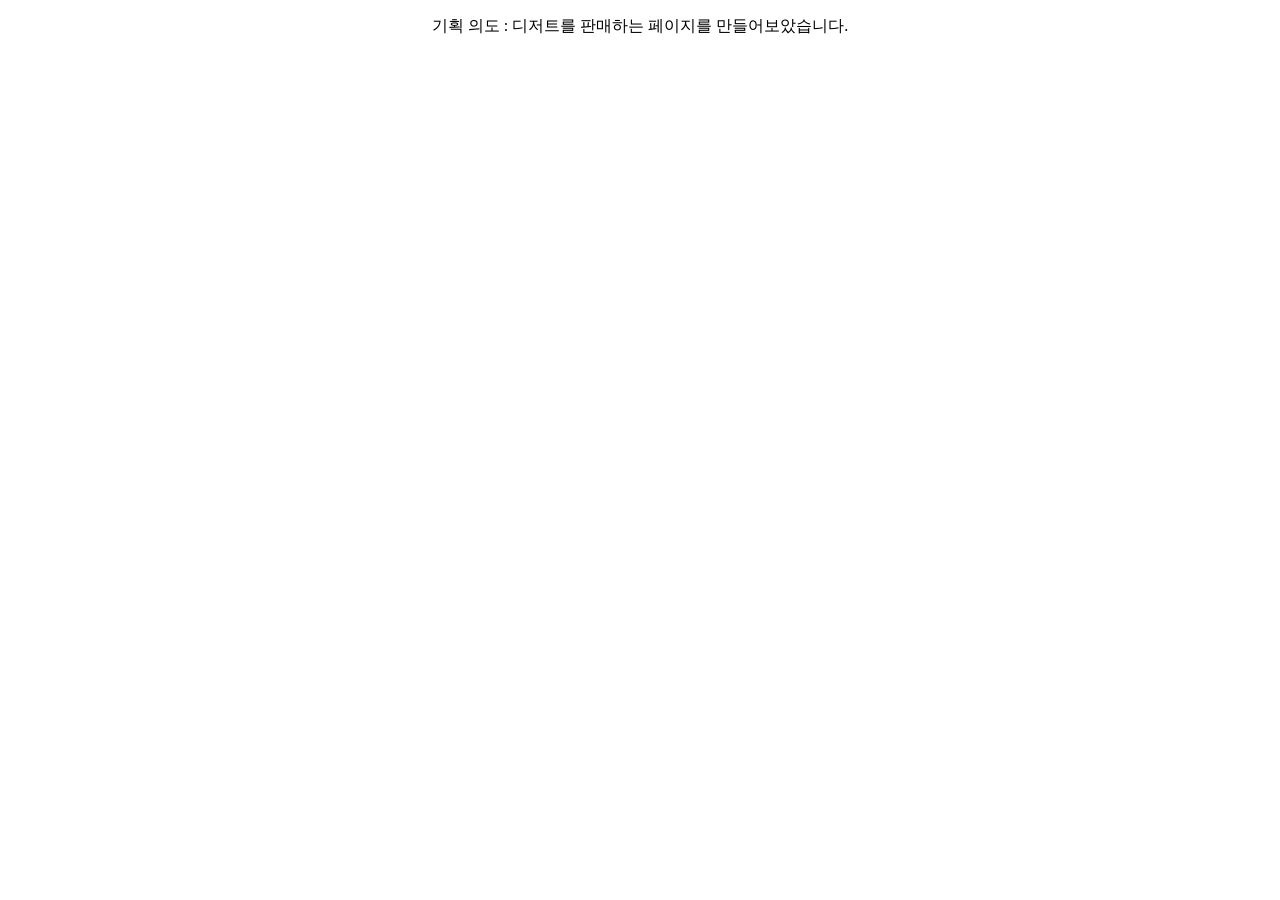
<file: d0930_commerce/wire.html>
<!DOCTYPE html>
<html lang="en">
<head>
    <meta charset="UTF-8">
    <meta name="viewport" content="width=device-width, initial-scale=1.0">
    <title>Document</title>
    <style>
        body{
            text-align: center;
        }
    </style>
</head>
<body>
    <p>기획 의도 : 디저트를 판매하는 페이지를 만들어보았습니다.</p>

</body>
</html>
</file>
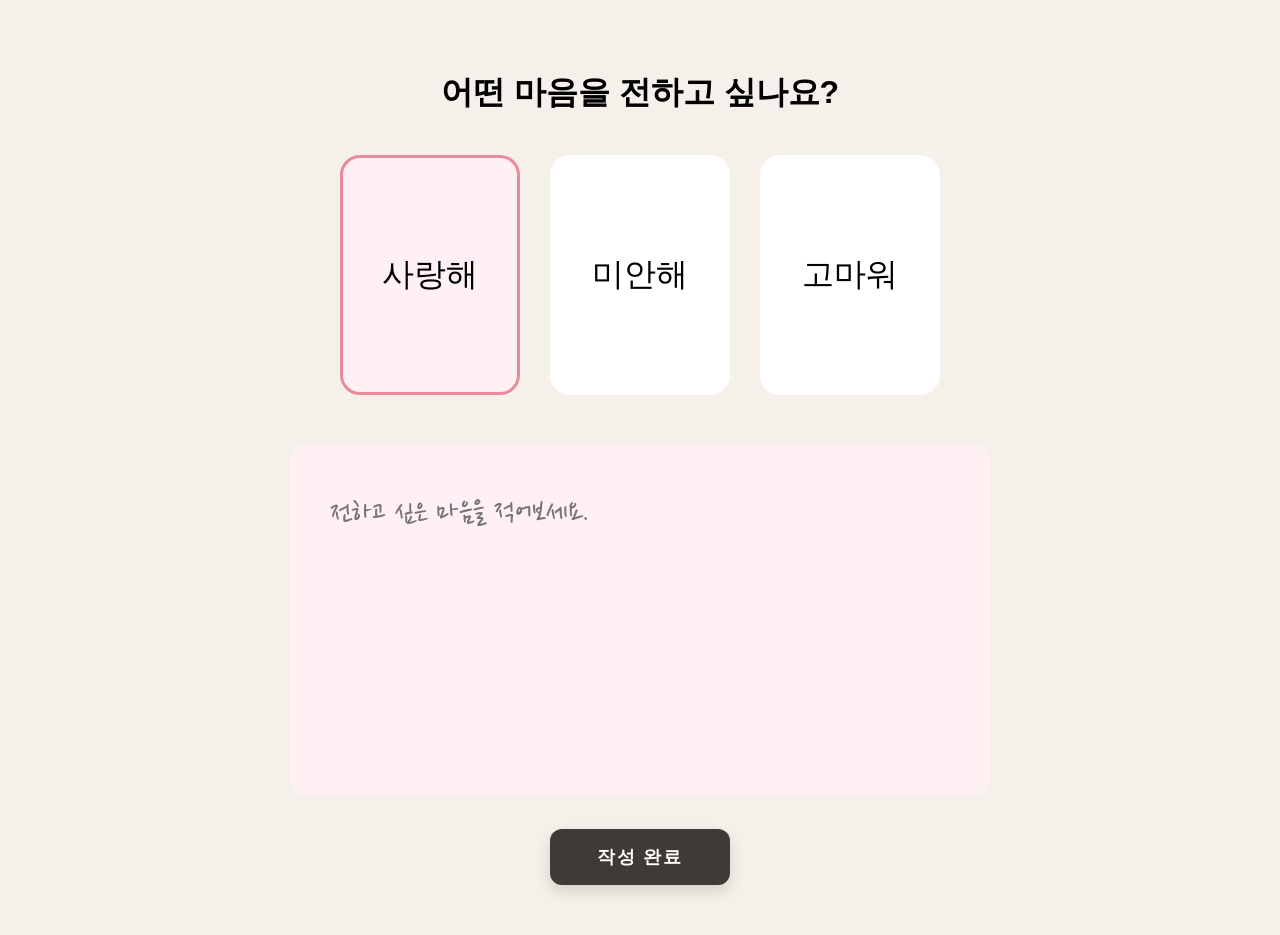
<file: d1002_letter_site/card.html>
<!DOCTYPE html>
<html lang="ko">
<head>
    <meta charset="UTF-8">
    <meta name="viewport" content="width=device-width, initial-scale=1.0">
    <title>마음을 전하세요</title>

    <link rel="preconnect" href="https://fonts.googleapis.com">
    <link rel="preconnect" href="https://fonts.gstatic.com" crossorigin>

    <link href="https://fonts.googleapis.com/css2?family=Gowun+Batang&family=Nanum+Brush+Script&family=Nanum+Pen+Script&display=swap" rel="stylesheet">

    <style>
        *{
            box-sizing: border-box;
        }

        body{
            margin: 0;
            background-color: #f5f1ea;
            font-family: sans-serif;
        }

        .container{
            min-height: 100vh;
            padding: 50px;

            display: flex;
            flex-direction: column;
            align-items: center;
        }

        h1{
            margin-bottom: 40px;
        }

        /* 실제 radio 버튼은 숨김 */
        input[type="radio"]{
            display: none;
        }

        .card-list{
            display: flex;
            gap: 30px;
            margin-bottom: 50px;
        }

        .card{
            width: 180px;
            height: 240px;

            background-color: white;
            border: 3px solid transparent;
            border-radius: 20px;

            display: flex;
            justify-content: center;
            align-items: center;

            font-size: 2rem;
            cursor: pointer;

            transition: 0.3s;
        }

        .card:hover{
            transform: translateY(-10px);
        }

        /* 카드 선택 표시 */
        #love:checked + label{
            border-color: #e88b9a;
            background-color: #fff1f3;
        }

        #sorry:checked + label{
            border-color: #7895b2;
            background-color: #eef4fa;
        }

        #thanks:checked + label{
            border-color: #c49a52;
            background-color: #fff9e8;
        }

        .letter{
            width: min(700px, 90vw);
        }

        textarea{
            width: 100%;
            min-height: 350px;

            padding: 40px;

            border: none;
            border-radius: 15px;

            resize: none;

            background-color: #fffdf8;

            font-size: 2rem;
            line-height: 1.8;

            outline: none;

            transition: 0.4s;
        }

        /* 사랑해 */
        body:has(#love:checked) textarea{
            font-family: "Nanum Pen Script", cursive;
            background-color: #fff1f3;
        }

        /* 미안해 */
        body:has(#sorry:checked) textarea{
            font-family: "Gowun Batang", serif;
            background-color: #eef4fa;
        }

        /* 고마워 */
        body:has(#thanks:checked) textarea{
            font-family: "Nanum Brush Script", cursive;
            background-color: #fff9e8;
        }

        /* 전송 버튼 */
        .send-btn {
            margin-top: 30px;

            min-width: 180px;
            padding: 16px 40px;

            border: none;
            border-radius: 12px;

            background-color: #3f3a36;
            color: white;

            font-size: 1.1rem;
            font-weight: 600;
            letter-spacing: 2px;

            cursor: pointer;

            box-shadow: 0 6px 15px rgba(0, 0, 0, 0.15);

            transition: 0.25s;
        }

        .send-btn:hover {
            transform: translateY(-3px);
            box-shadow: 0 10px 20px rgba(0, 0, 0, 0.2);
        }

        .send-btn:active {
            transform: translateY(0);
            box-shadow: 0 4px 10px rgba(0, 0, 0, 0.15);
        }

        form{
            display: flex;
            flex-direction: column;
            align-items: center;
        }
    </style>
</head>

<body>

<div class="container">

    <h1>어떤 마음을 전하고 싶나요?</h1>

    <form action="to_from.html" method="get">
        <div class="card-list">

            <input type="radio" name="emotion" id="love" value="love" checked>
            <label for="love" class="card">
                사랑해
            </label>

            <input type="radio" name="emotion" id="sorry" value="sorry">
            <label for="sorry" class="card">
                미안해
            </label>

            <input type="radio" name="emotion" id="thanks" value="thanks">
            <label for="thanks" class="card">
                고마워
            </label>

            </div>

            <div class="letter">
                <textarea name="message" placeholder="전하고 싶은 마음을 적어보세요."></textarea>
            </div>

            <div>
                <input class="send-btn" type="submit" value="작성 완료">
        </div>
    </form>

</div>

</body>
</html>
</file>
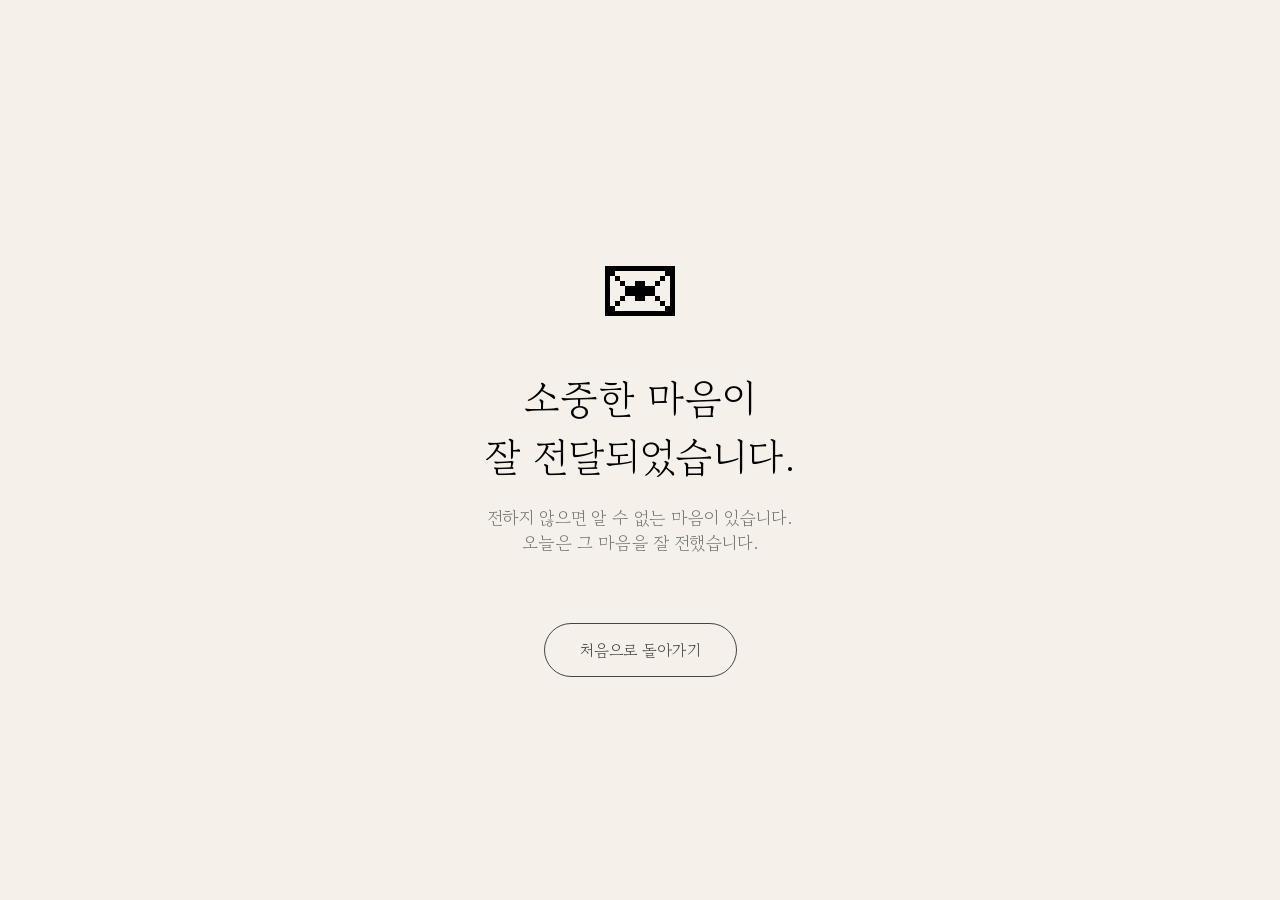
<file: d1002_letter_site/complete.html>
<!DOCTYPE html>
<html lang="ko">
<head>
    <meta charset="UTF-8">
    <meta name="viewport" content="width=device-width, initial-scale=1.0">

    <title>마음이 전달되었습니다</title>

    <link rel="preconnect" href="https://fonts.googleapis.com">
    <link rel="preconnect" href="https://fonts.gstatic.com" crossorigin>

    <link href="https://fonts.googleapis.com/css2?family=Gowun+Batang&display=swap" rel="stylesheet">

    <style>
        * {
            box-sizing: border-box;
        }

        body {
            margin: 0;

            background-color: #f5f1ea;

            font-family: "Gowun Batang", serif;
        }

        .complete-page {
            min-height: 100vh;

            display: flex;
            flex-direction: column;
            justify-content: center;
            align-items: center;

            text-align: center;
        }

        .envelope {
            font-size: 5rem;

            margin-bottom: 30px;

            animation: appear 1.2s ease;
        }

        h1 {
            margin: 0;

            font-size: 2.5rem;
            font-weight: normal;

            animation: appear 1.5s ease;
        }

        p {
            margin-top: 20px;

            color: #777;

            font-size: 1.1rem;

            animation: appear 2s ease;
        }

        .home-btn {
            margin-top: 50px;

            padding: 14px 35px;

            border: 1px solid #444;
            border-radius: 30px;

            color: #444;

            text-decoration: none;

            transition: 0.3s;
        }

        .home-btn:hover {
            background-color: #444;
            color: white;

            transform: translateY(-3px);
        }

        @keyframes appear {

            from {
                opacity: 0;
                transform: translateY(20px);
            }

            to {
                opacity: 1;
                transform: translateY(0);
            }
        }
    </style>
</head>

<body>

<div class="complete-page">

    <div class="envelope">
        ✉
    </div>

    <h1>
        소중한 마음이<br>
        잘 전달되었습니다.
    </h1>

    <p>
        전하지 않으면 알 수 없는 마음이 있습니다.<br>
        오늘은 그 마음을 잘 전했습니다.
    </p>

    <a href="index.html" class="home-btn">
        처음으로 돌아가기
    </a>

</div>

</body>
</html>
</file>
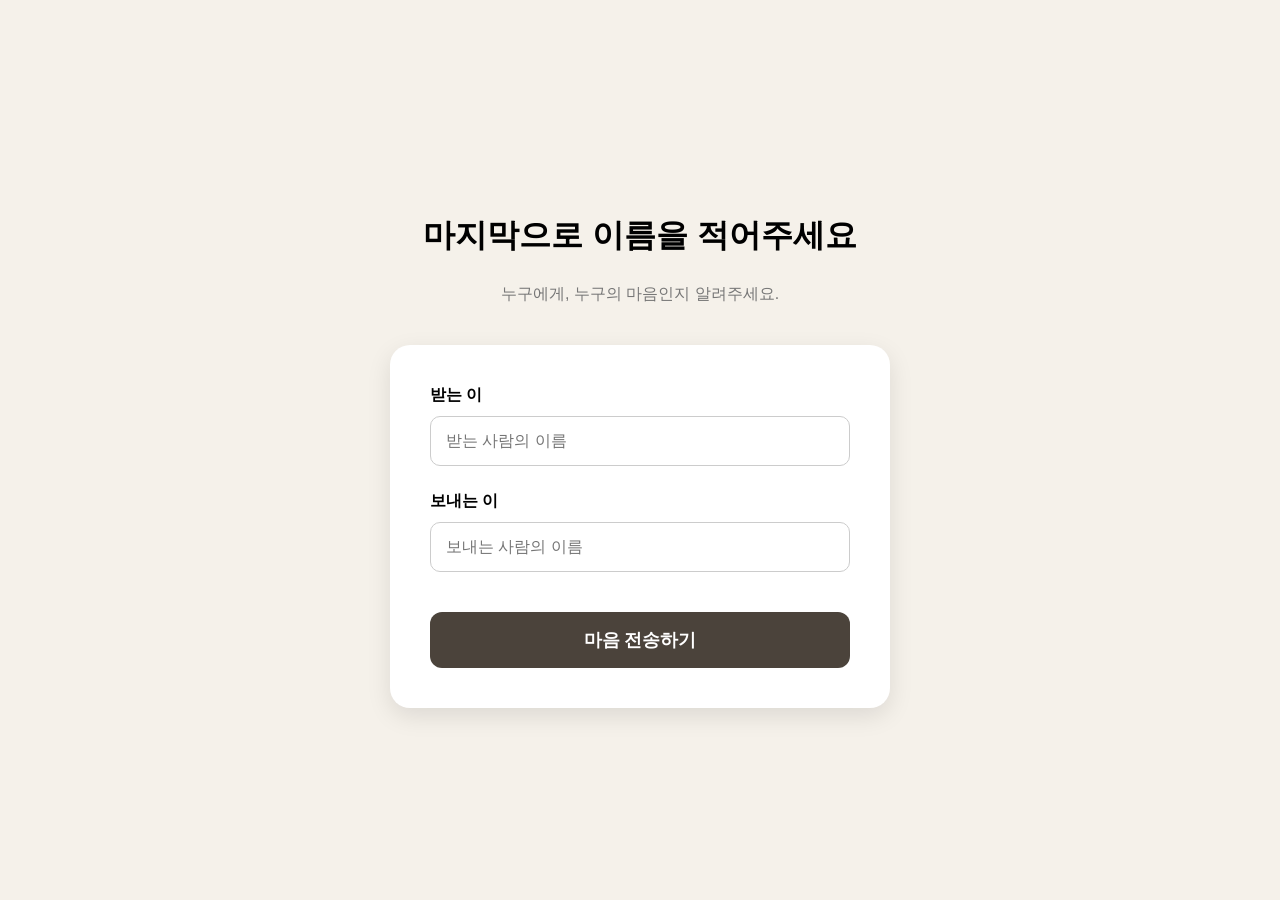
<file: d1002_letter_site/to_from.html>
<!DOCTYPE html>
<html lang="ko">
<head>
    <meta charset="UTF-8">
    <meta name="viewport" content="width=device-width, initial-scale=1.0">
    <title>보내는 사람 설정</title>

    <style>
        * {
            box-sizing: border-box;
        }

        body {
            margin: 0;
            background-color: #f5f1ea;
            font-family: sans-serif;
        }

        .container {
            min-height: 100vh;

            display: flex;
            flex-direction: column;
            justify-content: center;
            align-items: center;

            padding: 30px;
        }

        h1 {
            margin-bottom: 10px;
            font-size: 2rem;
        }

        .description {
            margin-bottom: 40px;
            color: #777;
        }

        .form-box {
            width: min(500px, 90vw);

            padding: 40px;

            background-color: white;
            border-radius: 20px;

            box-shadow: 0 8px 25px rgba(0, 0, 0, 0.1);
        }

        .input-group {
            margin-bottom: 25px;
        }

        label {
            display: block;

            margin-bottom: 10px;

            font-size: 1rem;
            font-weight: bold;
        }

        input[type="text"] {
            width: 100%;

            padding: 15px;

            border: 1px solid #ccc;
            border-radius: 10px;

            font-size: 1rem;

            outline: none;

            transition: 0.2s;
        }

        input[type="text"]:focus {
            border-color: #9b8267;

            box-shadow: 0 0 0 3px rgba(155, 130, 103, 0.15);
        }

        .send-btn {
            width: 100%;

            margin-top: 15px;
            padding: 16px;

            border: none;
            border-radius: 12px;

            background-color: #4b433b;
            color: white;

            font-size: 1.1rem;
            font-weight: bold;

            cursor: pointer;

            transition: 0.25s;
        }

        .send-btn:hover {
            background-color: #332e29;
            transform: translateY(-2px);
        }
    </style>
</head>

<body>

<div class="container">

    <h1>마지막으로 이름을 적어주세요</h1>

    <p class="description">
        누구에게, 누구의 마음인지 알려주세요.
    </p>

    <form class="form-box" action="complete.html">

        <div class="input-group">
            <label for="receiver">받는 이</label>

            <input
                type="text"
                id="receiver"
                name="receiver"
                placeholder="받는 사람의 이름"
                required
            >
        </div>

        <div class="input-group">
            <label for="sender">보내는 이</label>

            <input
                type="text"
                id="sender"
                name="sender"
                placeholder="보내는 사람의 이름"
                required
            >
        </div>

        <button class="send-btn" type="submit">
            마음 전송하기
        </button>

    </form>

</div>

</body>
</html>
</file>
<file: d1002_letter_site/css/index_css.css>
* {
    box-sizing: border-box;
}

html {
    font-size: 18px;
    scroll-snap-type: y mandatory;
    scroll-behavior: smooth;
}

body {
    margin: 0;
    background-color: #111;
    color: white;
    font-family: sans-serif;
}

/* =========================
   공통 섹션
========================= */

.intro-section {
    height: 100vh;

    display: flex;
    flex-direction: column;
    justify-content: center;
    align-items: center;

    text-align: center;

    scroll-snap-align: start;

    padding: 40px;
}

/* 공통 제목 */
.intro-section h2 {
    font-size: 2.8rem;
    line-height: 1.5;
}

/* 공통 문장 */
.intro-section p {
    font-size: 1.4rem;
    line-height: 1.8;
}


/* =========================
   1/4 첫 화면
========================= */

.first h1 {
    font-size: 4.5rem;
    line-height: 1.5;

    margin: 0;

    opacity: 0;

    animation: fade-up 2s forwards;
}

.first p {
    margin-top: 30px;

    font-size: 1.4rem;
    line-height: 1.8;

    opacity: 0;

    animation: fade-up 2s 1.5s forwards;
}


/* 스크롤 화살표 */
.scroll {
    position: absolute;
    bottom: 30px;

    font-size: 2.5rem;

    animation: bounce 1.5s infinite;
}


/* =========================
   2/4 대화 영역
========================= */

.conversation .chat-box {
    width: min(600px, 90vw);

    display: flex;
    flex-direction: column;

    gap: 25px;

    margin-bottom: 70px;

    font-size: 1.5rem;
}


/* 말풍선 공통 */
.conversation .chat-box p {
    position: relative;

    width: fit-content;
    max-width: 75%;

    margin: 0;

    padding: 18px 28px;

    border-radius: 22px;

    line-height: 1.5;
}


/* 상대방 말풍선 */
.conversation .other {
    align-self: flex-start;

    background-color: #e8e8e8;
    color: #222;

    border-bottom-left-radius: 6px;
}


/* 상대방 말풍선 꼬리 */
.conversation .other::after {
    content: "";

    position: absolute;

    left: -10px;
    bottom: 0;

    width: 0;
    height: 0;

    border-top: 16px solid transparent;
    border-right: 18px solid #e8e8e8;
}


/* 내 말풍선 */
.conversation .me {
    align-self: flex-end;

    background-color: #cfe4f5;
    color: #222;

    border-bottom-right-radius: 6px;
}


/* 내 말풍선 꼬리 */
.conversation .me::after {
    content: "";

    position: absolute;

    right: -10px;
    bottom: 0;

    width: 0;
    height: 0;

    border-top: 16px solid transparent;
    border-left: 18px solid #cfe4f5;
}


/* =========================
   3/4 떠오르는 사람
========================= */

.person .people {
    width: min(650px, 90vw);

    display: flex;
    flex-wrap: wrap;

    justify-content: center;
    align-items: center;

    gap: 25px;

    margin: 45px 0;

    font-size: 1.3rem;
}


/* 사람 버튼 공통 */
.person .people span {
    width: 120px;
    height: 120px;

    display: flex;
    justify-content: center;
    align-items: center;

    background-color: #eee9e1;
    color: #222;

    border-radius: 50%;

    cursor: pointer;

    transition: 0.3s;
}


/* 고마운 사람 */
.person .people span:last-child {
    width: 170px;

    border-radius: 60px;
}


/* 사람 hover */
.person .people span:hover {
    transform: translateY(-8px) scale(1.05);

    background-color: white;

    box-shadow: 0 10px 25px rgba(255, 255, 255, 0.12);
}


/* =========================
   4/4 카드 영역
========================= */

.words {
    display: flex;

    gap: 40px;

    margin: 50px 0;
}


/* 공통 카드 */
.words div {
    width: 180px;
    height: 240px;

    background-color: #f7f2e8;
    color: #222;

    border-radius: 15px;

    display: flex;
    justify-content: center;
    align-items: center;

    font-size: 2.3rem;
    font-weight: bold;

    cursor: pointer;

    transition: 0.3s;
}


/* 카드 공통 hover */
.words div:hover {
    transform: translateY(-15px) scale(1.05);
}


/* 사랑해 */
.love:hover {
    background-color: #ffd6dc;
}


/* 미안해 */
.sorry:hover {
    background-color: #dbeafe;
}


/* 고마워 */
.thanks:hover {
    background-color: #fff0b8;
}


/* =========================
   시작 버튼
========================= */

.start-btn {
    padding: 17px 40px;

    text-decoration: none;

    color: #111;
    background-color: white;

    border-radius: 30px;

    font-size: 1.25rem;
    font-weight: bold;

    transition: 0.3s;
}

.start-btn:hover {
    transform: scale(1.05);

    background-color: #f1f1f1;
}


/* =========================
   애니메이션
========================= */

@keyframes fade-up {

    from {
        opacity: 0;
        transform: translateY(30px);
    }

    to {
        opacity: 1;
        transform: translateY(0);
    }
}


@keyframes bounce {

    0%,
    100% {
        transform: translateY(0);
    }

    50% {
        transform: translateY(10px);
    }
}


/* =========================
   반응형
========================= */

@media (max-width: 768px) {

    html {
        font-size: 15px;
    }

    .intro-section {
        padding: 25px;
    }

    .first h1 {
        font-size: 3rem;
    }

    .intro-section h2 {
        font-size: 2.2rem;
    }


    /* 대화 */
    .conversation .chat-box {
        width: 95vw;

        gap: 18px;

        margin-bottom: 45px;
    }

    .conversation .chat-box p {
        max-width: 85%;

        padding: 14px 20px;
    }


    /* 사람 목록 */
    .person .people {
        width: 95vw;

        gap: 15px;
    }

    .person .people span {
        width: 95px;
        height: 95px;
    }

    .person .people span:last-child {
        width: 140px;
    }


    /* 카드 */
    .words {
        gap: 15px;
    }

    .words div {
        width: 130px;
        height: 180px;

        font-size: 1.8rem;
    }
}
</file>
<file: d1002_story_book/style.css>
/* ==================================================
   기본
================================================== */

* {
    box-sizing: border-box;
}


html,
body {
    width: 100%;
    height: 100%;
}


body {
    margin: 0;

    overflow: hidden;

    font-family:
        "Gaegu",
        sans-serif;

    color: #483329;

    background:

        radial-gradient(
            circle at center,
            #f8edd2,
            #bfa374
        );
}



/* ==================================================
   전체 무대
================================================== */

.book-stage {
    position: relative;

    width: 100vw;
    height: 100vh;

    overflow: hidden;

    perspective: 2600px;

    perspective-origin:
        center center;
}



/* ==================================================
   책 표지 화면
================================================== */

.cover-screen {
    position: absolute;

    inset: 0;

    z-index: 30;

    display: flex;

    justify-content: center;
    align-items: center;

    opacity: 1;

    visibility: visible;
}



.book-floor-shadow {
    position: absolute;

    width: 450px;
    height: 80px;

    top: 78%;
    left: 50%;

    transform:
        translateX(-50%);

    border-radius: 50%;

    background:

        rgba(
            50,
            30,
            18,
            0.28
        );

    filter:
        blur(20px);
}



/* ==================================================
   닫힌 책
================================================== */

.closed-book {
    position: relative;

    width: 390px;
    height: 540px;

    cursor: pointer;

    transform-style:
        preserve-3d;

    transition:
        transform
        0.35s ease;
}


.closed-book:hover {
    transform:

        translateY(-12px)

        rotateX(4deg)

        rotateY(-5deg)

        scale(1.025);
}



/* 책 종이 두께 */

.page-thickness {
    position: absolute;

    top: 14px;
    left: 16px;

    width: 100%;
    height: 100%;

    border-radius:
        8px 20px 20px 8px;

    background:

        repeating-linear-gradient(
            to bottom,

            #fffdf4 0px,
            #fffdf4 5px,

            #d7cab2 6px,

            #fffdf4 7px
        );

    box-shadow:

        8px 8px 0
        #d5c6a8,

        16px 16px 0
        #baa98c,

        27px 30px 38px
        rgba(
            40,
            25,
            15,
            0.35
        );
}



/* 앞표지 */

.front-cover {
    position: absolute;

    inset: 0;

    padding: 20px;

    border:

        10px solid
        #57352d;

    border-radius:
        8px 18px 18px 8px;

    background:

        radial-gradient(
            circle at 50% 20%,

            rgba(
                255,
                255,
                255,
                0.12
            ),

            transparent 30%
        ),

        linear-gradient(
            145deg,

            #7b3041,

            #451b29
        );

    color:
        #ffeab9;

    box-shadow:

        inset 14px 0
        rgba(
            0,
            0,
            0,
            0.2
        ),

        inset 0 0 0 4px
        #b57c55;
}



.cover-inner {
    width: 100%;
    height: 100%;

    display: flex;

    flex-direction: column;

    align-items: center;

    padding: 25px;

    border:

        3px solid
        rgba(
            255,
            226,
            170,
            0.7
        );

    border-radius: 8px;
}



.cover-subtitle {
    margin-bottom: 8px;

    font-family:
        "Jua",
        sans-serif;
}



.cover-inner h1 {
    margin: 0;

    text-align: center;

    font-family:
        "Jua",
        sans-serif;

    font-size: 3rem;

    font-weight: normal;
}



/* ==================================================
   표지 그림
================================================== */

.cover-picture {
    position: relative;

    width: 80%;

    flex: 1;

    margin:
        20px 0;

    overflow: hidden;

    border-radius:
        50% 50% 32% 32%;

    background:

        linear-gradient(
            to top,

            #e8edf2
            0 23%,

            transparent
            23%
        ),

        linear-gradient(
            #263b59,
            #748ca8
        );
}



.cover-moon {
    position: absolute;

    width: 55px;
    height: 55px;

    top: 25px;
    right: 25px;

    border-radius: 50%;

    background:
        #ffec9a;

    animation:

        moonGlow
        2s
        infinite
        alternate;
}



.cover-snow {
    position: absolute;

    top: -20px;

    color: white;

    animation:

        coverSnow
        3s
        linear
        infinite;
}


.cs1 {
    left: 15%;
}


.cs2 {
    left: 40%;

    animation-delay:
        0.7s;
}


.cs3 {
    left: 65%;

    animation-delay:
        1.4s;
}


.cs4 {
    left: 85%;

    animation-delay:
        2.1s;
}



.cover-girl {
    position: absolute;

    width: 70px;
    height: 130px;

    left: 50%;
    bottom: 17px;

    transform:
        translateX(-50%);

    animation:

        coverGirl
        2s
        ease-in-out
        infinite;
}



.cover-girl-head {
    position: absolute;

    width: 48px;
    height: 48px;

    left: 11px;

    border:

        4px solid
        #553b32;

    border-radius: 50%;

    background:
        #eab795;
}



.cover-girl-body {
    position: absolute;

    width: 62px;
    height: 82px;

    left: 4px;
    top: 43px;

    border:

        4px solid
        #553b32;

    border-radius:
        23px 23px 13px 13px;

    background:
        #8d4960;
}



.cover-guide {
    font-size: 1.1rem;

    font-weight: bold;

    animation:

        guideBounce
        1.5s
        infinite;
}



/* ==================================================
   책 열리는 중
================================================== */

.cover-screen.opening {
    animation:

        coverZoom
        1.35s
        linear
        forwards;
}



/* ==================================================
   독서 화면
================================================== */

.reading-screen {
    position: absolute;

    inset: 0;

    z-index: 20;

    opacity: 0;

    visibility: hidden;

    transform:

        translateZ(-900px)

        scale(0.18);

    transform-style:
        preserve-3d;
}



.reading-screen.open {
    visibility: visible;

    animation:

        bookOpen
        1.35s
        linear
        forwards;
}



.reading-screen.closing {
    visibility: visible;

    animation:

        bookClose
        1.2s
        linear
        forwards;
}



.page-container {
    position: absolute;

    inset: 0;

    overflow: hidden;

    perspective: 2200px;

    transform-style:
        preserve-3d;

    background:
        #fff8df;
}



/* ==================================================
   페이지
================================================== */

.story-page {
    position: absolute;

    inset: 0;

    display: flex;

    flex-direction: column;

    justify-content: center;
    align-items: center;

    padding:
        35px
        90px
        45px;

    opacity: 0;

    visibility: hidden;

    pointer-events: none;

    transform-style:
        preserve-3d;

    backface-visibility:
        hidden;

    overflow: hidden;
}



.story-page.active {
    opacity: 1;

    visibility: visible;

    pointer-events: auto;

    z-index: 4;
}



/* ==================================================
   페이지 이동용 clone
================================================== */

.story-page.turning {
    visibility: visible;

    opacity: 1;

    pointer-events: none;

    z-index: 20;
}



/* 다음 페이지:
   오른쪽에서 왼쪽으로
*/

.story-page.turn-next {
    transform-origin:
        left center;

    animation:

        turnNext
        1.05s
        linear
        forwards;
}



/* 이전 페이지:
   왼쪽에서 오른쪽으로
*/

.story-page.turn-prev {
    transform-origin:
        right center;

    animation:

        turnPrev
        1.05s
        linear
        forwards;
}



/* 페이지 그림자 */

.story-page.turning::after {
    content: "";

    position: absolute;

    inset: 0;

    z-index: 50;

    pointer-events: none;
}



.story-page.turn-next::after {
    background:

        linear-gradient(
            to left,

            rgba(
                0,
                0,
                0,
                0
            ),

            rgba(
                0,
                0,
                0,
                0.27
            )
        );

    animation:

        nextShadow
        1.05s
        linear
        forwards;
}



.story-page.turn-prev::after {
    background:

        linear-gradient(
            to right,

            rgba(
                0,
                0,
                0,
                0
            ),

            rgba(
                0,
                0,
                0,
                0.27
            )
        );

    animation:

        prevShadow
        1.05s
        linear
        forwards;
}



/* ==================================================
   페이지 배경
================================================== */

.story-page:nth-child(1) {
    background:

        radial-gradient(
            circle at 50% 0,
            #667ba7,
            transparent 36%
        ),

        linear-gradient(
            #243754,
            #50698d
        );
}



.story-page:nth-child(2) {
    background:

        linear-gradient(
            135deg,
            #506a8d,
            #9bb4cc
        );
}



.story-page:nth-child(3) {
    background:

        radial-gradient(
            circle,

            #ffe39a 0 20%,

            #f6a845 45%,

            #b85d3a
        );
}



.story-page:nth-child(4) {
    background:

        linear-gradient(
            #ffd97f,
            #fff0b0
        );
}



.story-page:nth-child(5) {
    background:

        linear-gradient(
            #7b3553,
            #c95c65
        );
}



.story-page:nth-child(6) {
    background:

        radial-gradient(
            circle at 50% 40%,

            #334b7d,

            #15213d
        );
}



.story-page:nth-child(7) {
    background:

        radial-gradient(
            circle,

            #fff2ba 0 25%,

            #f4bd78 50%,

            #c77a70
        );
}



.story-page:nth-child(8) {
    background:

        linear-gradient(
            #ffeaa8,
            #fff8df
        );
}



/* ==================================================
   페이지 번호
================================================== */

.page-number {
    position: absolute;

    z-index: 30;

    top: 20px;
    right: 30px;

    padding:
        8px
        15px;

    border-radius: 999px;

    background:

        rgba(
            255,
            255,
            255,
            0.55
        );

    font-family:
        "Jua",
        sans-serif;
}



/* ==================================================
   그림 영역
================================================== */

.illustration {
    position: relative;

    width:
        min(
            570px,
            72vw
        );

    height: 340px;

    flex-shrink: 0;

    margin-bottom: 18px;
}



/* ==================================================
   글 영역
================================================== */

.story-text {
    position: relative;

    z-index: 10;

    width:
        min(
            820px,
            82vw
        );

    padding:
        18px
        28px;

    border-radius: 26px;

    background:

        rgba(
            255,
            255,
            255,
            0.88
        );

    text-align: center;

    box-shadow:

        0
        9px
        0

        rgba(
            70,
            45,
            30,
            0.13
        );
}



.story-text h2 {
    margin:
        0 0 10px;

    font-family:
        "Jua",
        sans-serif;

    font-size:

        clamp(
            2rem,
            4vw,
            3rem
        );

    font-weight: normal;
}



.story-text p {
    margin: 0;

    font-size:

        clamp(
            1.4rem,
            2.5vw,
            2rem
        );

    font-weight: bold;

    line-height: 1.5;

    word-break: keep-all;
}



/* ==================================================
   좌우 버튼
================================================== */

.page-arrow {
    position: absolute;

    z-index: 100;

    top: 50%;

    width: 64px;
    height: 95px;

    transform:
        translateY(-50%);

    border:

        3px solid
        rgba(
            70,
            45,
            30,
            0.15
        );

    background:

        rgba(
            255,
            255,
            255,
            0.82
        );

    color:
        #493329;

    font-family:
        "Jua",
        sans-serif;

    font-size: 3.6rem;

    cursor: pointer;

    box-shadow:

        0
        8px
        20px

        rgba(
            0,
            0,
            0,
            0.16
        );

    transition:
        0.2s;
}



.prev-arrow {
    left: 12px;

    border-radius:
        0 28px 28px 0;
}



.next-arrow {
    right: 12px;

    border-radius:
        28px 0 0 28px;
}



.page-arrow:hover {
    background:
        white;
}



.page-arrow:disabled {
    opacity: 0;

    pointer-events: none;
}



/* ==================================================
   소녀 공통
================================================== */

.girl {
    position: absolute;

    width: 90px;
    height: 180px;

    left: 50%;
    bottom: 40px;

    transform:
        translateX(-50%);
}



.girl-head {
    position: absolute;

    width: 58px;
    height: 58px;

    left: 16px;
    top: 12px;

    border:

        4px solid
        #56382f;

    border-radius: 50%;

    background:
        #f4c7a6;
}



.girl-hair {
    position: absolute;

    width: 66px;
    height: 34px;

    left: 12px;
    top: 5px;

    border-radius:
        60% 60% 35% 35%;

    background:
        #7e503d;
}



.girl-body {
    position: absolute;

    width: 70px;
    height: 92px;

    left: 10px;
    top: 64px;

    border:

        4px solid
        #56382f;

    border-radius:
        28px 28px 16px 16px;

    background:
        #8e4960;
}



.girl-leg {
    position: absolute;

    width: 18px;
    height: 50px;

    top: 145px;

    border-radius: 999px;

    background:
        #53433d;
}



.leg-left {
    left: 23px;
}



.leg-right {
    right: 23px;
}



/* ==================================================
   PAGE 1
================================================== */

.snow-scene {
    overflow: hidden;

    border-radius: 35px;

    background:

        linear-gradient(
            to top,

            #dce9f4 0 22%,

            transparent 22%
        ),

        linear-gradient(
            #334968,
            #7891ad
        );
}



.moon,
.night-moon {
    position: absolute;

    width: 70px;
    height: 70px;

    top: 35px;
    right: 55px;

    border-radius: 50%;

    background:
        #fff1a7;

    animation:

        moonGlow
        2s
        infinite
        alternate;
}



.house {
    position: absolute;

    bottom: 75px;

    width: 120px;
    height: 125px;

    border-radius:
        10px 10px 0 0;

    background:
        #283541;
}



.house::before {
    content: "";

    position: absolute;

    top: -55px;
    left: -12px;

    border-left:
        72px solid transparent;

    border-right:
        72px solid transparent;

    border-bottom:
        65px solid #512f34;
}



.left-house {
    left: 45px;
}


.right-house {
    right: 45px;
}



.window {
    position: absolute;

    width: 42px;
    height: 50px;

    left: 39px;
    top: 38px;

    border:
        5px solid #422f2c;

    background:
        #ffd86b;

    animation:

        windowGlow
        1.4s
        infinite
        alternate;
}



.snow {
    position: absolute;

    top: -20px;

    color: white;

    animation:

        snowFall
        4.5s
        linear
        infinite;
}


.s1 {
    left: 7%;
}


.s2 {
    left: 22%;

    animation-delay:
        0.7s;
}


.s3 {
    left: 38%;

    animation-delay:
        1.5s;
}


.s4 {
    left: 55%;

    animation-delay:
        0.4s;
}


.s5 {
    left: 73%;

    animation-delay:
        1.1s;
}


.s6 {
    left: 90%;

    animation-delay:
        2s;
}



.walking {
    animation:

        girlWalk
        1.2s
        infinite
        ease-in-out;
}



/* ==================================================
   PAGE 2
================================================== */

.cold-scene {
    overflow: hidden;

    border-radius: 35px;

    background:

        linear-gradient(
            to top,

            #edf4f9 0 20%,

            transparent 20%
        ),

        linear-gradient(
            #607a9d,
            #a8c0d5
        );
}



.shivering {
    animation:

        shiver
        0.18s
        infinite
        alternate;
}



.wind {
    position: absolute;

    color:

        rgba(
            255,
            255,
            255,
            0.85
        );

    font-size: 4.5rem;

    animation:

        windMove
        1.7s
        infinite
        linear;
}



.wind1 {
    left: 20px;

    top: 50px;
}



.wind2 {
    right: 25px;

    top: 135px;

    animation-delay:
        0.6s;
}



.match-box {
    position: absolute;

    width: 100px;
    height: 65px;

    right: 70px;
    bottom: 55px;

    border:

        5px solid
        #654431;

    border-radius: 10px;

    background:
        #c88349;

    animation:

        matchBox
        2s
        infinite
        ease-in-out;
}



.match-box span {
    position: absolute;

    width: 6px;
    height: 40px;

    top: 10px;

    background:
        #e8c18c;
}



.match-box span::before {
    content: "";

    position: absolute;

    width: 12px;
    height: 12px;

    left: -3px;
    top: -5px;

    border-radius: 50%;

    background:
        #7d302c;
}



.match-box span:nth-child(1) {
    left: 25px;
}


.match-box span:nth-child(2) {
    left: 47px;
}


.match-box span:nth-child(3) {
    left: 68px;
}



/* ==================================================
   PAGE 3
================================================== */

.match-scene {
    display: flex;

    justify-content: center;
    align-items: center;
}



.match {
    position: relative;

    width: 75px;
    height: 245px;

    animation:

        matchFloat
        1.8s
        infinite
        ease-in-out;
}



.stick {
    position: absolute;

    width: 18px;
    height: 165px;

    left: 28px;
    bottom: 0;

    border:

        4px solid
        #6e452d;

    border-radius: 10px;

    background:
        #a8673a;
}



.flame {
    position: absolute;

    width: 82px;
    height: 98px;

    left: -4px;
    top: 2px;

    border-radius: 50%;

    background:
        #ff8a1c;

    box-shadow:

        0 0 30px
        #ffd15c,

        0 0 85px
        #ffc946;

    animation:

        flameDance
        0.45s
        infinite
        alternate;
}



.flame-inner {
    position: absolute;

    width: 35px;
    height: 48px;

    bottom: 12px;
    left: 24px;

    border-radius: 50%;

    background:
        #fff3a0;
}



.spark {
    position: absolute;

    color:
        #fff6b8;

    font-size: 2.3rem;

    animation:

        sparkle
        0.9s
        infinite
        alternate;
}



.spark1 {
    left: 28%;
    top: 20%;
}



.spark2 {
    right: 28%;
    top: 15%;

    animation-delay:
        0.3s;
}



.spark3 {
    right: 35%;
    bottom: 20%;

    animation-delay:
        0.6s;
}



/* ==================================================
   PAGE 4
================================================== */

.stove-scene {
    display: flex;

    justify-content: center;
    align-items: center;
}



.stove {
    position: relative;

    width: 210px;
    height: 245px;

    border:

        7px solid
        #593b30;

    border-radius: 40px;

    background:
        #756055;

    animation:

        stoveBreath
        1.5s
        infinite;
}



.stove-top {
    position: absolute;

    width: 145px;
    height: 30px;

    left: 25px;
    top: -34px;

    border-radius:
        20px 20px 8px 8px;

    background:
        #5d4940;
}



.stove-door {
    position: absolute;

    width: 135px;
    height: 145px;

    left: 30px;
    top: 48px;

    overflow: hidden;

    border:

        6px solid
        #4d332a;

    border-radius: 28px;

    background:
        #442c25;
}



.fire {
    position: absolute;

    bottom: -18px;

    width: 55px;
    height: 95px;

    border-radius: 50%;

    background:
        #ff8b1f;

    box-shadow:

        0 0 25px
        #ffcc4f;

    animation:

        fireMove
        0.45s
        infinite
        alternate;
}


.fire1 {
    left: 5px;
}


.fire2 {
    left: 40px;

    animation-delay:
        0.15s;
}


.fire3 {
    right: 5px;

    animation-delay:
        0.3s;
}



.stove-leg {
    position: absolute;

    width: 28px;
    height: 45px;

    bottom: -40px;

    border-radius: 8px;

    background:
        #5d4940;
}



.stove-leg1 {
    left: 30px;
}


.stove-leg2 {
    right: 30px;
}



.warm {
    position: absolute;

    color:

        rgba(
            255,
            120,
            30,
            0.75
        );

    font-size: 3.5rem;

    animation:

        warmRise
        1.4s
        infinite;
}



.warm1 {
    left: 85px;

    top: 65px;
}



.warm2 {
    right: 85px;

    top: 80px;

    animation-delay:
        0.6s;
}



/* ==================================================
   PAGE 5
================================================== */

.feast-scene {
    display: flex;

    justify-content:
        space-around;

    align-items:
        flex-end;

    padding:
        15px
        40px;
}



.tree {
    position: relative;

    width: 230px;
    height: 290px;

    animation:

        treeSway
        2.5s
        infinite;
}



.tree-part {
    position: absolute;

    left: 50%;

    width: 0;
    height: 0;

    transform:
        translateX(-50%);

    border-left:
        95px solid transparent;

    border-right:
        95px solid transparent;

    border-bottom:
        115px solid
        #2f865d;
}



.tree1 {
    top: 20px;

    border-left-width:
        62px;

    border-right-width:
        62px;

    border-bottom-width:
        90px;
}



.tree2 {
    top: 80px;

    border-left-width:
        82px;

    border-right-width:
        82px;

    border-bottom-width:
        105px;
}



.tree3 {
    top: 145px;
}



.tree-trunk {
    position: absolute;

    width: 42px;
    height: 50px;

    bottom: 0;
    left: 94px;

    background:
        #74452e;
}



.tree-star {
    position: absolute;

    z-index: 5;

    left: 93px;
    top: -8px;

    color:
        #ffec6e;

    font-size: 2.5rem;

    animation:

        sparkle
        0.7s
        infinite
        alternate;
}



.tree-light {
    position: absolute;

    z-index: 5;

    width: 18px;
    height: 18px;

    border-radius: 50%;

    background:
        #ffea74;

    box-shadow:

        0 0 15px
        #fff69b;

    animation:

        lightBlink
        0.6s
        infinite
        alternate;
}



.light1 {
    left: 75px;
    top: 85px;
}


.light2 {
    right: 70px;
    top: 125px;

    animation-delay:
        0.2s;
}


.light3 {
    left: 60px;
    top: 180px;

    animation-delay:
        0.4s;
}


.light4 {
    right: 55px;
    top: 200px;

    animation-delay:
        0.6s;
}



/* 음식 */

.food-table {
    position: relative;

    width: 210px;
    height: 120px;

    border:

        6px solid
        #8a4f3a;

    border-radius:
        18px 18px 5px 5px;

    background:
        #f4ddbd;
}



.plate {
    position: absolute;

    width: 130px;
    height: 42px;

    left: 34px;
    top: 25px;

    border:

        5px solid
        #d1b89b;

    border-radius: 50%;

    background:
        white;
}



.food {
    position: absolute;

    width: 88px;
    height: 52px;

    left: 55px;
    top: 9px;

    border-radius:
        55% 45% 50% 50%;

    background:
        #c8793e;
}



.steam {
    position: absolute;

    top: -55px;

    color:
        white;

    font-size: 3rem;

    animation:

        warmRise
        1.3s
        infinite;
}



.steam1 {
    left: 60px;
}


.steam2 {
    right: 55px;

    animation-delay:
        0.5s;
}



/* ==================================================
   PAGE 6
================================================== */

.star-scene {
    overflow: hidden;

    border-radius: 35px;

    background:

        linear-gradient(
            #14213d,
            #263b65
        );
}



.night-moon {
    left: 60px;

    right: auto;
}



.small-star {
    position: absolute;

    color:
        #fff6a6;

    font-size: 1.8rem;

    animation:

        sparkle
        1s
        infinite
        alternate;
}



.star1 {
    left: 25%;
    top: 25%;
}


.star2 {
    right: 20%;
    top: 18%;
}


.star3 {
    right: 35%;
    bottom: 23%;
}



.shooting-star {
    position: absolute;

    width: 160px;
    height: 40px;

    top: 50px;
    left: -200px;

    animation:

        shootingStar
        3.5s
        infinite;
}



.shooting-star span {
    position: absolute;

    right: 0;

    color:
        #fff28a;

    font-size: 2.4rem;
}



.star-tail {
    position: absolute;

    width: 125px;
    height: 8px;

    right: 30px;
    top: 17px;

    border-radius: 999px;

    background:

        linear-gradient(
            to left,
            #fff28a,
            transparent
        );
}



/* ==================================================
   PAGE 7
================================================== */

.grandma-scene {
    display: flex;

    justify-content: center;
    align-items: center;
}



.halo {
    position: absolute;

    border:

        4px solid
        rgba(
            255,
            255,
            255,
            0.5
        );

    border-radius: 50%;

    animation:

        haloPulse
        1.8s
        infinite;
}



.halo1 {
    width: 250px;
    height: 250px;
}


.halo2 {
    width: 330px;
    height: 330px;
}



.grandma {
    position: relative;

    z-index: 3;

    width: 140px;
    height: 230px;

    animation:

        grandmaFloat
        2s
        infinite;
}



.grandma-hair {
    position: absolute;

    width: 82px;
    height: 52px;

    left: 28px;
    top: 4px;

    border-radius: 50%;

    background:
        #eee5d7;
}



.grandma-head {
    position: absolute;

    width: 72px;
    height: 72px;

    left: 33px;
    top: 22px;

    border:

        4px solid
        #6e4738;

    border-radius: 50%;

    background:
        #f1c3a4;
}



.grandma-body {
    position: absolute;

    width: 112px;
    height: 135px;

    left: 13px;
    top: 88px;

    border:

        5px solid
        #6e4738;

    border-radius:
        45px 45px 20px 20px;

    background:
        #9274aa;
}



.heart {
    position: absolute;

    color:
        #e95b72;

    font-size: 2.5rem;

    animation:

        heartFloat
        1.4s
        infinite;
}



.heart1 {
    left: 33%;
    top: 60px;
}


.heart2 {
    right: 30%;
    top: 120px;
}



/* ==================================================
   PAGE 8
================================================== */

.ending-scene {
    display: flex;

    justify-content: center;
    align-items: center;
}



.big-glow {
    position: absolute;

    width: 320px;
    height: 320px;

    border-radius: 50%;

    background:

        radial-gradient(
            circle,

            white,

            rgba(
                255,
                219,
                120,
                0
            )
            70%
        );

    animation:

        haloPulse
        2s
        infinite;
}



.hug {
    position: relative;

    z-index: 4;

    width: 220px;
    height: 220px;

    animation:

        hugFloat
        2s
        infinite;
}



.hug-grandma {
    position: absolute;

    width: 110px;
    height: 190px;

    left: 75px;
    bottom: 15px;
}



.hug-girl {
    position: absolute;

    width: 85px;
    height: 150px;

    left: 35px;
    bottom: 15px;
}



.hug-grandma .grandma-head {
    width: 66px;
    height: 66px;

    left: 20px;
    top: 5px;
}



.hug-grandma .grandma-body {
    width: 100px;
    height: 120px;

    left: 2px;
    top: 67px;
}



.hug-girl .girl-head {
    width: 52px;
    height: 52px;

    left: 15px;
    top: 10px;
}



.hug-girl .girl-body {
    width: 66px;
    height: 88px;

    left: 8px;
    top: 57px;
}



/* 구름 */

.cloud {
    position: absolute;

    width: 125px;
    height: 48px;

    border-radius: 60px;

    background:
        white;

    animation:

        cloudMove
        3.5s
        infinite;
}



.cloud::before,
.cloud::after {
    content: "";

    position: absolute;

    border-radius: 50%;

    background:
        inherit;
}



.cloud::before {
    width: 60px;
    height: 60px;

    left: 15px;
    top: -25px;
}



.cloud::after {
    width: 70px;
    height: 70px;

    right: 12px;
    top: -35px;
}



.cloud1 {
    left: 20px;
    bottom: 40px;
}


.cloud2 {
    right: 20px;
    bottom: 55px;
}



.final-star {
    position: absolute;

    color:
        #f4bc44;

    font-size: 2rem;

    animation:

        sparkle
        0.9s
        infinite
        alternate;
}



.final1 {
    left: 25%;
    top: 18%;
}


.final2 {
    right: 23%;
    top: 25%;
}



/* ==================================================
   책 덮기 버튼
================================================== */

.close-book-button {
    position: absolute;

    z-index: 100;

    bottom: 20px;
    left: 50%;

    transform:
        translateX(-50%);

    padding:

        14px
        34px;

    border: none;

    border-radius: 999px;

    background:
        #674b3b;

    color:
        white;

    font-family:
        "Jua",
        sans-serif;

    font-size: 1.15rem;

    cursor: pointer;

    box-shadow:

        0
        7px
        18px

        rgba(
            0,
            0,
            0,
            0.15
        );
}



/* ==================================================
   책 열기 / 닫기
================================================== */

@keyframes bookOpen {

    from {
        opacity: 0;

        transform:

            translateZ(-900px)

            scale(0.18);
    }


    to {
        opacity: 1;

        transform:

            translateZ(0)

            scale(1);
    }

}



@keyframes coverZoom {

    from {
        opacity: 1;

        transform:
            scale(1);
    }


    to {
        opacity: 0;

        transform:
            scale(2.2);

        visibility: hidden;
    }

}



@keyframes bookClose {

    from {
        opacity: 1;

        transform:
            scale(1);
    }


    to {
        opacity: 0;

        transform:

            scale(0.18)

            translateZ(-900px);
    }

}



/* ==================================================
   페이지 넘김
================================================== */

/*
다음 페이지:
오른쪽 페이지가 왼쪽으로 넘어가는 느낌
*/

@keyframes turnNext {

    from {
        transform:

            perspective(2200px)

            rotateY(0deg);

        filter:
            brightness(1);
    }


    to {
        transform:

            perspective(2200px)

            rotateY(-180deg);

        filter:
            brightness(0.7);
    }

}



/*
이전 페이지:
왼쪽 페이지가 오른쪽으로 넘어가는 느낌
*/

@keyframes turnPrev {

    from {
        transform:

            perspective(2200px)

            rotateY(0deg);

        filter:
            brightness(1);
    }


    to {
        transform:

            perspective(2200px)

            rotateY(180deg);

        filter:
            brightness(0.7);
    }

}



@keyframes nextShadow {

    from {
        opacity: 0;
    }


    to {
        opacity: 1;
    }

}



@keyframes prevShadow {

    from {
        opacity: 0;
    }


    to {
        opacity: 1;
    }

}



/* ==================================================
   그림 애니메이션
================================================== */

@keyframes coverSnow {

    from {
        transform:
            translateY(-20px);
    }


    to {
        transform:
            translateY(300px);
    }

}



@keyframes coverGirl {

    0%,
    100% {
        transform:

            translateX(-50%)

            translateY(0);
    }


    50% {
        transform:

            translateX(-50%)

            translateY(-10px);
    }

}



@keyframes guideBounce {

    0%,
    100% {
        transform:
            translateY(0);
    }


    50% {
        transform:
            translateY(-6px);
    }

}



@keyframes moonGlow {

    from {
        transform:
            scale(0.9);

        box-shadow:

            0 0 15px
            #fff1a7;
    }


    to {
        transform:
            scale(1.1);

        box-shadow:

            0 0 55px
            #fff1a7;
    }

}



@keyframes windowGlow {

    from {
        box-shadow:

            0 0 10px
            #ffd86b;
    }


    to {
        box-shadow:

            0 0 40px
            #ffd86b;
    }

}



@keyframes snowFall {

    from {
        transform:

            translateY(-20px)

            translateX(-15px);
    }


    to {
        transform:

            translateY(390px)

            translateX(50px);
    }

}



@keyframes girlWalk {

    0%,
    100% {
        transform:

            translateX(-50%)

            translateY(0)

            rotate(-4deg);
    }


    50% {
        transform:

            translateX(-50%)

            translateY(-15px)

            rotate(4deg);
    }

}



@keyframes shiver {

    from {
        transform:
            translateX(-54%);
    }


    to {
        transform:
            translateX(-46%);
    }

}



@keyframes windMove {

    from {
        transform:
            translateX(-80px);

        opacity: 0;
    }


    30% {
        opacity: 1;
    }


    to {
        transform:
            translateX(100px);

        opacity: 0;
    }

}



@keyframes matchBox {

    0%,
    100% {
        transform:
            rotate(-10deg);
    }


    50% {
        transform:

            rotate(-3deg)

            translateY(-10px);
    }

}



@keyframes matchFloat {

    0%,
    100% {
        transform:
            translateY(8px);
    }


    50% {
        transform:
            translateY(-14px);
    }

}



@keyframes flameDance {

    from {
        transform:

            scaleX(0.85)

            scaleY(0.9);
    }


    to {
        transform:

            scaleX(1.1)

            scaleY(1.2);
    }

}



@keyframes sparkle {

    from {
        opacity: 0.25;

        transform:
            scale(0.6);
    }


    to {
        opacity: 1;

        transform:

            scale(1.35)

            rotate(25deg);
    }

}



@keyframes stoveBreath {

    0%,
    100% {
        transform:
            scale(0.98);
    }


    50% {
        transform:
            scale(1.04);
    }

}



@keyframes fireMove {

    from {
        transform:

            scaleY(0.85)

            rotate(-8deg);
    }


    to {
        transform:

            scaleY(1.2)

            rotate(8deg);
    }

}



@keyframes warmRise {

    from {
        transform:
            translateY(20px);

        opacity: 0.2;
    }


    to {
        transform:
            translateY(-40px);

        opacity: 1;
    }

}



@keyframes treeSway {

    0%,
    100% {
        transform:
            rotate(-2deg);
    }


    50% {
        transform:
            rotate(2deg);
    }

}



@keyframes lightBlink {

    from {
        opacity: 0.3;

        transform:
            scale(0.6);
    }


    to {
        opacity: 1;

        transform:
            scale(1.4);
    }

}



@keyframes shootingStar {

    from {
        left: -200px;

        top: 20px;
    }


    to {
        left: 110%;

        top: 250px;
    }

}



@keyframes haloPulse {

    0%,
    100% {
        transform:
            scale(0.85);

        opacity: 0.3;
    }


    50% {
        transform:
            scale(1.15);

        opacity: 0.9;
    }

}



@keyframes grandmaFloat {

    0%,
    100% {
        transform:
            translateY(10px);
    }


    50% {
        transform:
            translateY(-20px);
    }

}



@keyframes heartFloat {

    from {
        transform:

            translateY(15px)

            scale(0.6);

        opacity: 0.3;
    }


    to {
        transform:

            translateY(-35px)

            scale(1.2);

        opacity: 0;
    }

}



@keyframes hugFloat {

    0%,
    100% {
        transform:
            translateY(7px);
    }


    50% {
        transform:
            translateY(-14px);
    }

}



@keyframes cloudMove {

    0%,
    100% {
        transform:
            translateX(-25px);
    }


    50% {
        transform:
            translateX(25px);
    }

}



/* ==================================================
   모바일
================================================== */

@media (max-width: 700px) {

    .closed-book {
        width: 290px;
        height: 410px;
    }


    .cover-inner h1 {
        font-size: 2.2rem;
    }


    .story-page {
        padding:
            45px
            55px
            50px;
    }


    .illustration {
        width: 82vw;
        height: 285px;
    }


    .story-text {
        width: 84vw;

        padding:
            14px
            18px;
    }


    .story-text h2 {
        font-size: 1.8rem;
    }


    .story-text p {
        font-size: 1.25rem;
    }


    .page-arrow {
        width: 45px;
        height: 72px;

        font-size: 2.7rem;
    }


    .prev-arrow {
        left: 4px;
    }


    .next-arrow {
        right: 4px;
    }


    .house {
        transform:
            scale(0.72);

        transform-origin:
            bottom;
    }


    .tree {
        transform:
            scale(0.72);

        transform-origin:
            bottom center;
    }


    .food-table {
        transform:
            scale(0.76);
    }

}
</file>
